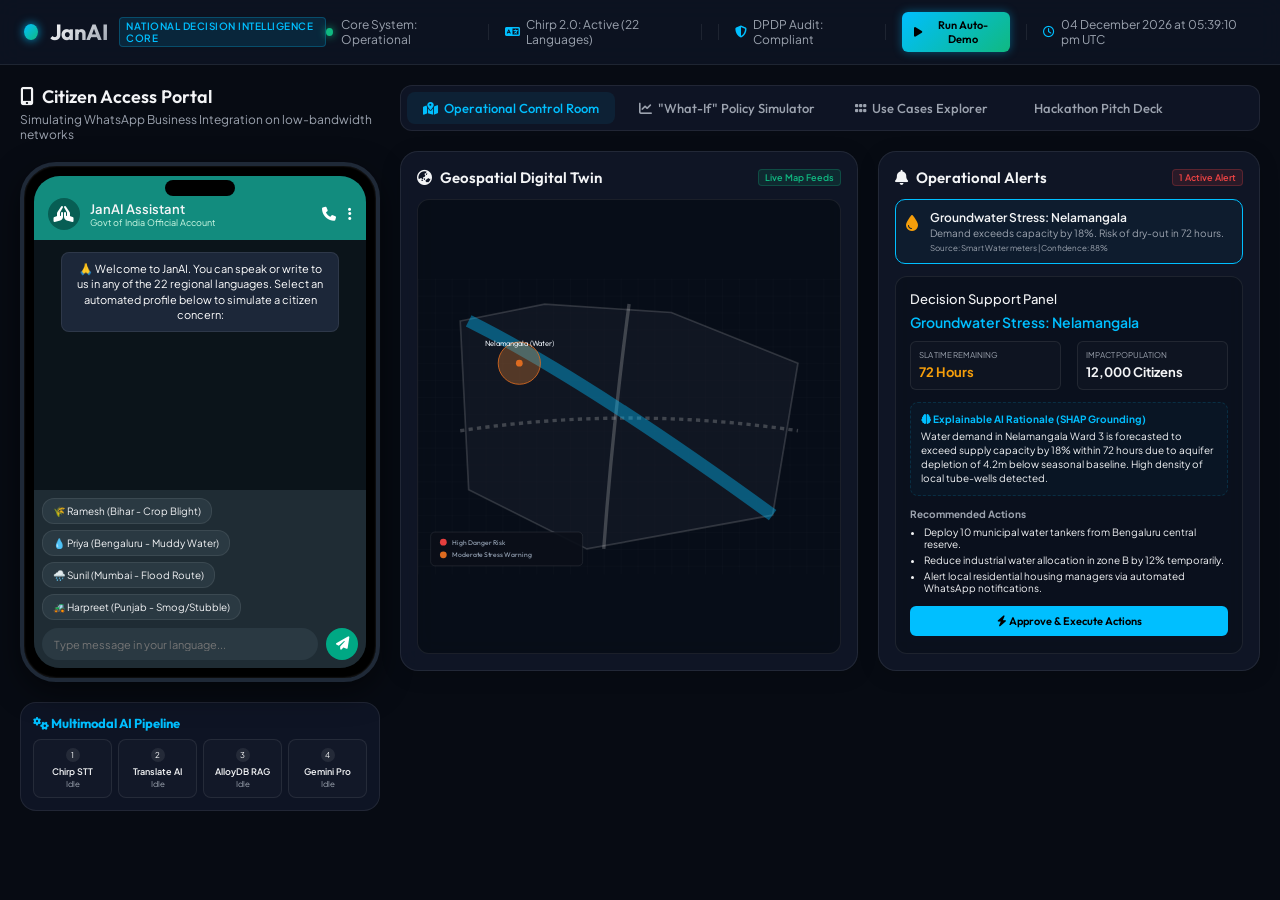
<file: index.html>
<!DOCTYPE html>
<html lang="en">
<head>
    <meta charset="UTF-8">
    <meta name="viewport" content="width=device-width, initial-scale=1.0">
    <title>JanAI - India's AI Decision Intelligence Platform</title>
    <!-- Google Fonts -->
    <link href="https://fonts.googleapis.com/css2?family=Outfit:wght@300;400;500;600;700;800&family=Plus+Jakarta+Sans:wght@300;400;500;600;700&display=swap" rel="stylesheet">
    <!-- FontAwesome Icons -->
    <link rel="stylesheet" href="https://cdnjs.cloudflare.com/ajax/libs/font-awesome/6.4.0/css/all.min.css">
    <!-- Custom CSS -->
    <link rel="stylesheet" href="index.css">
</head>
<body>
    <!-- Top Cybernetic Navigation Bar -->
    <header class="cyber-header">
        <div class="header-logo">
            <div class="logo-orb"></div>
            <h1>JanAI</h1>
            <span class="sub-badge">National Decision Intelligence Core</span>
        </div>
        <div class="system-status">
            <div class="status-indicator">
                <span class="pulse-green"></span>
                <span class="status-text">Core System: Operational</span>
            </div>
            <div class="status-divider"></div>
            <div class="status-item">
                <i class="fa-solid fa-language"></i>
                <span>Chirp 2.0: Active (22 Languages)</span>
            </div>
            <div class="status-divider"></div>
            <div class="status-divider"></div>
            <div class="status-item">
                <i class="fa-solid fa-shield-halved"></i>
                <span>DPDP Audit: Compliant</span>
            </div>
            <div class="status-divider"></div>
            <button class="demo-play-btn" onclick="startAutoDemo()"><i class="fa-solid fa-play"></i> Run Auto-Demo</button>
            <div class="status-divider"></div>
            <div class="status-item timer">
                <i class="fa-regular fa-clock"></i>
                <span id="live-time">04 July 2026 | 11:43 AM IST</span>
            </div>
        </div>
    </header>

    <!-- Main Workspace Layout -->
    <main class="dashboard-container">
        <!-- LEFT PANEL: Citizen Chat Simulator (Interactive Phone) -->
        <section class="left-panel">
            <div class="panel-header">
                <h2><i class="fa-solid fa-mobile-screen-button"></i> Citizen Access Portal</h2>
                <p>Simulating WhatsApp Business Integration on low-bandwidth networks</p>
            </div>
            
            <!-- Mobile Phone Shell -->
            <div class="phone-shell">
                <div class="phone-screen">
                    <!-- WhatsApp Header -->
                    <div class="wa-header">
                        <div class="wa-avatar">
                            <i class="fa-solid fa-hands-praying"></i>
                        </div>
                        <div class="wa-chat-info">
                            <h3>JanAI Assistant</h3>
                            <span class="online-indicator">Govt of India Official Account</span>
                        </div>
                        <div class="wa-actions">
                            <i class="fa-solid fa-phone"></i>
                            <i class="fa-solid fa-ellipsis-vertical"></i>
                        </div>
                    </div>
                    
                    <!-- WhatsApp Chat Area -->
                    <div class="wa-body" id="chat-body">
                        <div class="wa-message system">
                            <p>🙏 Welcome to JanAI. You can speak or write to us in any of the 22 regional languages. Select an automated profile below to simulate a citizen concern:</p>
                        </div>
                    </div>
                    
                    <!-- WhatsApp Inputs & Quick Options -->
                    <div class="wa-footer">
                        <div class="quick-selectors">
                            <button onclick="simulateCitizen('ramesh')">🌾 Ramesh (Bihar - Crop Blight)</button>
                            <button onclick="simulateCitizen('priya')">💧 Priya (Bengaluru - Muddy Water)</button>
                            <button onclick="simulateCitizen('sunil')">🌧️ Sunil (Mumbai - Flood Route)</button>
                            <button onclick="simulateCitizen('harpreet')">🚜 Harpreet (Punjab - Smog/Stubble)</button>
                        </div>
                        <div class="input-container">
                            <input type="text" id="user-input" placeholder="Type message in your language..." disabled>
                            <button class="send-btn" id="send-btn" disabled><i class="fa-solid fa-paper-plane"></i></button>
                        </div>
                    </div>
                </div>
            </div>

            <!-- Pipeline Visualizer -->
            <div class="pipeline-visualizer">
                <h3><i class="fa-solid fa-gears"></i> Multimodal AI Pipeline</h3>
                <div class="steps-grid">
                    <div class="step-card" id="step-stt">
                        <div class="step-num">1</div>
                        <h4>Chirp STT</h4>
                        <p id="stt-val">Idle</p>
                    </div>
                    <div class="step-card" id="step-trans">
                        <div class="step-num">2</div>
                        <h4>Translate AI</h4>
                        <p id="trans-val">Idle</p>
                    </div>
                    <div class="step-card" id="step-rag">
                        <div class="step-num">3</div>
                        <h4>AlloyDB RAG</h4>
                        <p id="rag-val">Idle</p>
                    </div>
                    <div class="step-card" id="step-gemini">
                        <div class="step-num">4</div>
                        <h4>Gemini Pro</h4>
                        <p id="gemini-val">Idle</p>
                    </div>
                </div>
            </div>
        </section>

        <!-- RIGHT PANEL: Government Decision Intelligence Hub -->
        <section class="right-panel">
            <!-- Navigation Tabs -->
            <div class="tab-bar">
                <button class="tab-btn active" onclick="switchTab('control-room')"><i class="fa-solid fa-map-location-dot"></i> Operational Control Room</button>
                <button class="tab-btn" onclick="switchTab('simulator')"><i class="fa-solid fa-chart-line"></i> "What-If" Policy Simulator</button>
                <button class="tab-btn" onclick="switchTab('use-cases')"><i class="fa-solid fa-grip"></i> Use Cases Explorer</button>
                <button class="tab-btn" onclick="switchTab('slide-deck')"><i class="fa-solid fa-presentation-screen"></i> Hackathon Pitch Deck</button>
            </div>

            <!-- TAB 1: Control Room -->
            <div class="tab-content active" id="control-room">
                <div class="control-grid">
                    <!-- Left: Spatial Digital Twin Map -->
                    <div class="card map-card">
                        <div class="card-header">
                            <h3><i class="fa-solid fa-earth-asia"></i> Geospatial Digital Twin</h3>
                            <span class="live-map-badge">Live Map Feeds</span>
                        </div>
                        <div class="map-container">
                            <!-- Digital Twin SVG Simulation -->
                            <svg viewBox="0 0 500 350" class="digital-twin-svg" id="digital-twin-map">
                                <!-- Background grid -->
                                <defs>
                                    <pattern id="grid" width="20" height="20" patternUnits="userSpaceOnUse">
                                        <path d="M 20 0 L 0 0 0 20" fill="none" stroke="rgba(255,255,255,0.03)" stroke-width="1"/>
                                    </pattern>
                                </defs>
                                <rect width="500" height="350" fill="url(#grid)" />
                                
                                <!-- Simulated City Boundaries -->
                                <path d="M50 50 L150 30 L300 40 L450 100 L420 280 L200 320 L60 250 Z" fill="rgba(26, 32, 44, 0.5)" stroke="rgba(255,255,255,0.15)" stroke-width="2"/>
                                
                                <!-- Roads -->
                                <path d="M50 180 Q250 150 450 180" fill="none" stroke="rgba(255,255,255,0.2)" stroke-width="4" stroke-dasharray="5,5"/>
                                <path d="M250 30 Q230 180 220 320" fill="none" stroke="rgba(255,255,255,0.2)" stroke-width="4"/>
                                
                                <!-- Water Body / River -->
                                <path d="M 60 50 Q 200 120 420 280" fill="none" stroke="rgba(0, 191, 255, 0.4)" stroke-width="15" id="river-path"/>
                                
                                <!-- Sensor Pins & Areas -->
                                <g id="sensor-group">
                                    <!-- Nelamangala Block (Water Scarcity) -->
                                    <circle cx="120" cy="100" r="25" class="risk-zone" fill="rgba(237, 137, 54, 0.3)" stroke="#DD6B20" stroke-width="1" id="zone-water"/>
                                    <circle cx="120" cy="100" r="4" fill="#DD6B20" />
                                    <text x="120" y="80" text-anchor="middle" fill="#E2E8F0" font-size="9" font-family="Outfit">Nelamangala (Water)</text>
                                    
                                    <!-- Mumbai Flood Sensor Zone -->
                                    <circle cx="280" cy="180" r="30" class="risk-zone pulse-warning" fill="rgba(229, 62, 62, 0.25)" stroke="#E53E3E" stroke-width="1.5" id="zone-flood" style="display:none;"/>
                                    <circle cx="280" cy="180" r="4" fill="#E53E3E" id="sensor-flood" style="display:none;"/>
                                    <text x="280" y="160" text-anchor="middle" fill="#E2E8F0" font-size="9" font-family="Outfit" id="text-flood" style="display:none;">Ward 3 (Flood Risk)</text>

                                    <!-- Stubble Burning Smoke Zone -->
                                    <path d="M 300 50 Q 380 40 420 80 Q 350 100 300 50 Z" fill="rgba(160, 174, 192, 0.3)" stroke="#718096" stroke-dasharray="2,2" id="zone-smoke" style="display:none;"/>
                                    <circle cx="360" cy="65" r="4" fill="#FFD700" id="sensor-smoke" style="display:none;"/>
                                    <text x="360" y="50" text-anchor="middle" fill="#E2E8F0" font-size="9" font-family="Outfit" id="text-smoke" style="display:none;">Smog Plume detected</text>
                                </g>

                                <!-- Legend -->
                                <g transform="translate(15, 300)">
                                    <rect width="180" height="40" rx="5" fill="rgba(11, 15, 25, 0.9)" stroke="rgba(255,255,255,0.1)"/>
                                    <circle cx="15" cy="12" r="4" fill="#E53E3E"/>
                                    <text x="25" y="15" fill="#A0AEC0" font-size="8" font-family="Outfit">High Danger Risk</text>
                                    
                                    <circle cx="15" cy="27" r="4" fill="#DD6B20"/>
                                    <text x="25" y="30" fill="#A0AEC0" font-size="8" font-family="Outfit">Moderate Stress Warning</text>
                                </g>
                            </svg>
                        </div>
                    </div>

                    <!-- Right: Live Intelligent Alerts Queue -->
                    <div class="card alerts-card">
                        <div class="card-header">
                            <h3><i class="fa-solid fa-bell"></i> Operational Alerts</h3>
                            <span class="active-badge" id="active-alert-count">1 Active Alert</span>
                        </div>
                        <div class="alerts-list" id="alerts-list">
                            <!-- Alert 1 (Always Active initially - Water Scarcity) -->
                            <div class="alert-item warning" id="alert-water-item" onclick="selectAlert('water')">
                                <div class="alert-icon"><i class="fa-solid fa-droplet"></i></div>
                                <div class="alert-details">
                                    <h4>Groundwater Stress: Nelamangala</h4>
                                    <p>Demand exceeds capacity by 18%. Risk of dry-out in 72 hours.</p>
                                    <span class="alert-meta">Source: Smart Water meters | Confidence: 88%</span>
                                </div>
                            </div>
                        </div>

                        <!-- Selected Alert Actions / Rationale Panel -->
                        <div class="alert-detail-panel" id="alert-detail-panel">
                            <h3>Decision Support Panel</h3>
                            <p class="panel-placeholder">Select an active operational alert above to inspect explainable AI reasoning and trigger closed-loop automation workflows.</p>
                            
                            <div class="panel-data" id="panel-data" style="display: none;">
                                <h4 id="panel-title">Groundwater Stress: Nelamangala</h4>
                                <div class="metric-row">
                                    <div class="sub-metric">
                                        <span class="label">SLA Time Remaining</span>
                                        <span class="val text-orange">72 Hours</span>
                                    </div>
                                    <div class="sub-metric">
                                        <span class="label">Impact Population</span>
                                        <span class="val" id="panel-impact">12,000 Citizens</span>
                                    </div>
                                </div>
                                <div class="reason-block">
                                    <h5><i class="fa-solid fa-brain"></i> Explainable AI Rationale (SHAP Grounding)</h5>
                                    <p id="panel-rationale">Water demand in Ward 12 is expected to exceed supply by 18% within 72 hours due to increased consumption and declining reservoir levels. Target aquifer depletion is 4.2m below seasonal baseline.</p>
                                </div>
                                <div class="action-block">
                                    <h5>Recommended Actions</h5>
                                    <ul id="panel-actions">
                                        <li>Deploy 10 municipal water tankers immediately.</li>
                                        <li>Reduce industrial supply allocation by 10%.</li>
                                        <li>Alert local residential association managers via automated WhatsApp notifications.</li>
                                    </ul>
                                    <button class="dispatch-btn" onclick="dispatchWorkflow()"><i class="fa-solid fa-bolt"></i> Approve & Execute Actions</button>
                                </div>
                            </div>
                        </div>
                    </div>
                </div>
            </div>

            <!-- TAB 2: "What-If" Policy Simulator -->
            <div class="tab-content" id="simulator">
                <div class="simulator-header">
                    <h2><i class="fa-solid fa-sliders"></i> "What-If" Policy Simulation Board</h2>
                    <p>Forecast regional outcomes by dynamically tuning municipal resources and tracking system impacts.</p>
                </div>
                
                <div class="sim-grid">
                    <!-- Left: Control Sliders -->
                    <div class="card sim-sliders-card">
                        <h3>Resource Adjustments</h3>
                        <div class="slider-group">
                            <label for="slide-tankers">
                                <span><i class="fa-solid fa-truck-water"></i> Water Tanker Pool Size</span>
                                <span class="slide-val" id="val-tankers">15 Tanks</span>
                            </label>
                            <input type="range" id="slide-tankers" min="5" max="50" value="15" oninput="runSimulation()">
                            <span class="slide-desc">Affects Nelamangala water distribution coverage. Billed directly to municipal budget.</span>
                        </div>

                        <div class="slider-group">
                            <label for="slide-subsidy">
                                <span><i class="fa-solid fa-hand-holding-dollar"></i> Stubble Burning Subsidy (per Acre)</span>
                                <span class="slide-val" id="val-subsidy">₹2,500</span>
                            </label>
                            <input type="range" id="slide-subsidy" min="1000" max="6000" step="500" value="2500" oninput="runSimulation()">
                            <span class="slide-desc">Incentivizes Punjab farmers. Direct impact on Delhi winter smog density.</span>
                        </div>

                        <div class="slider-group">
                            <label for="slide-transit">
                                <span><i class="fa-solid fa-traffic-light"></i> Traffic Diversion Rate (ORR Bengaluru)</span>
                                <span class="slide-val" id="val-transit">20%</span>
                            </label>
                            <input type="range" id="slide-transit" min="0" max="80" step="10" value="20" oninput="runSimulation()">
                            <span class="slide-desc">Rate of traffic redirected to outer corridors during gridlocks.</span>
                        </div>

                        <div class="slider-group">
                            <label for="slide-cooling">
                                <span><i class="fa-solid fa-snowflake"></i> Urban Cooling Shelter Capacity</span>
                                <span class="slide-val" id="val-cooling">200 Beds</span>
                            </label>
                            <input type="range" id="slide-cooling" min="50" max="1000" step="50" value="200" oninput="runSimulation()">
                            <span class="slide-desc">Adjusts cooling shelter availability during summer heatwaves.</span>
                        </div>
                    </div>

                    <!-- Right: Visual Impact Gauges -->
                    <div class="card sim-gauges-card">
                        <h3>Simulated Output & AI Advisory</h3>
                        <div class="gauges-grid">
                            <div class="gauge-card">
                                <span class="gauge-title">Sentiment & CSAT</span>
                                <div class="gauge-value" id="gauge-sentiment">76%</div>
                                <div class="gauge-trend"><i class="fa-solid fa-caret-up text-green"></i> Stable</div>
                            </div>
                            <div class="gauge-card">
                                <span class="gauge-title">Mitigated Risk %</span>
                                <div class="gauge-value text-orange" id="gauge-risk">55%</div>
                                <div class="gauge-trend"><i class="fa-solid fa-caret-up text-orange"></i> Improving</div>
                            </div>
                            <div class="gauge-card">
                                <span class="gauge-title">Response Latency</span>
                                <div class="gauge-value" id="gauge-latency">42 Min</div>
                                <div class="gauge-trend"><i class="fa-solid fa-caret-down text-green"></i> Faster</div>
                            </div>
                            <div class="gauge-card">
                                <span class="gauge-title">Budget Impact (Est)</span>
                                <div class="gauge-value text-red" id="gauge-budget">₹18.4L</div>
                                <div class="gauge-trend"><i class="fa-solid fa-caret-up text-red"></i> High Cost</div>
                            </div>
                        </div>

                        <!-- Causal Engine Box -->
                        <div class="causal-engine-box">
                            <h4><i class="fa-solid fa-circle-nodes"></i> Causal AI Analysis & Advisory</h4>
                            <p id="sim-advisory">Current policies maintain a balanced status quo. Increasing stubble burning subsidies to ₹4,000 is projected to reduce Delhi smoke density by 22% but requires reallocation of ₹14 Lakhs from urban greening grants.</p>
                        </div>
                    </div>
                </div>
            </div>

            <!-- TAB 3: Use Cases Explorer -->
            <div class="tab-content" id="use-cases">
                <div class="usecases-header">
                    <h2><i class="fa-solid fa-cubes"></i> Top 10 Multimodal AI Use Cases</h2>
                    <p>Designed specifically to address current and forecasted societal challenges in India.</p>
                </div>
                
                <div class="usecases-grid">
                    <!-- 1 -->
                    <div class="usecase-card">
                        <div class="uc-header">
                            <div class="uc-icon"><i class="fa-solid fa-briefcase-medical"></i></div>
                            <h3>1. Healthcare Outbreak Predictor</h3>
                        </div>
                        <div class="uc-body">
                            <p><strong>Problem:</strong> Rapid spread of Dengue, Malaria, and Cholera due to delayed detection in urban slums and rural zones.</p>
                            <p><strong>AI Solution:</strong> Gemini analyzes hospital admissions, local rainfall patterns, and satellite indices of stagnant water. Models forecast outbreaks 14 days in advance.</p>
                        </div>
                        <div class="uc-footer">
                            <span>Google Cloud: Vertex AI, BigQuery, Earth Engine</span>
                        </div>
                    </div>

                    <!-- 2 -->
                    <div class="usecase-card">
                        <div class="uc-header">
                            <div class="uc-icon"><i class="fa-solid fa-cloud-showers-heavy"></i></div>
                            <h3>2. Multimodal Flood Coordinator</h3>
                        </div>
                        <div class="uc-body">
                            <p><strong>Problem:</strong> Heavy monsoon cloudbursts causing flash flooding, stalling transport and endangering citizens.</p>
                            <p><strong>AI Solution:</strong> Ingests water level sensor telemetry and citizen photos via WhatsApp. Predicts runoffs and schedules automated emergency alerts.</p>
                        </div>
                        <div class="uc-footer">
                            <span>Google Cloud: Pub/Sub, Cloud Run, Maps API</span>
                        </div>
                    </div>

                    <!-- 3 -->
                    <div class="usecase-card">
                        <div class="uc-header">
                            <div class="uc-icon"><i class="fa-solid fa-venus"></i></div>
                            <h3>3. Suraksha: Safe Passage</h3>
                        </div>
                        <div class="uc-body">
                            <p><strong>Problem:</strong> Dynamic safety challenges for women working late night shifts in under-lit urban transit corridors.</p>
                            <p><strong>AI Solution:</strong> Integrates street-lighting data, retail commercial density, police patrol logs, and emergency feeds to map optimal walking pathways.</p>
                        </div>
                        <div class="uc-footer">
                            <span>Google Cloud: Vision AI, Cloud Functions, Firestore</span>
                        </div>
                    </div>

                    <!-- 4 -->
                    <div class="usecase-card">
                        <div class="uc-header">
                            <div class="uc-icon"><i class="fa-solid fa-bus"></i></div>
                            <h3>4. Dynamic Transit Optimizer</h3>
                        </div>
                        <div class="uc-body">
                            <p><strong>Problem:</strong> Stalling economic productivity due to heavy transit gridlocks in metro hubs like Bengaluru.</p>
                            <p><strong>AI Solution:</strong> Uses reinforcement learning on CCTV traffic feeds to dynamically adjust light signaling patterns and bus fleet dispatch intervals.</p>
                        </div>
                        <div class="uc-footer">
                            <span>Google Cloud: Vertex AI Reinforcement Learning, Looker</span>
                        </div>
                    </div>

                    <!-- 5 -->
                    <div class="usecase-card">
                        <div class="uc-header">
                            <div class="uc-icon"><i class="fa-solid fa-trash-can"></i></div>
                            <h3>5. Swachh-AI: Smart Waste Dispatch</h3>
                        </div>
                        <div class="uc-body">
                            <p><strong>Problem:</strong> Blocked public sewage drains and overflowing dustbins, leading to municipal health hazards.</p>
                            <p><strong>AI Solution:</strong> Ingests citizen photos, categorizes trash volume using Vision AI, and dynamically creates route schedules for sanitation trucks.</p>
                        </div>
                        <div class="uc-footer">
                            <span>Google Cloud: Document AI, Cloud Run, Optimization AI</span>
                        </div>
                    </div>

                    <!-- 6 -->
                    <div class="usecase-card">
                        <div class="uc-header">
                            <div class="uc-icon"><i class="fa-solid fa-monument"></i></div>
                            <h3>6. Multi-lingual Tourist Guide</h3>
                        </div>
                        <div class="uc-body">
                            <p><strong>Problem:</strong> Lack of structured, accessible multi-lingual historical narratives at cultural monuments.</p>
                            <p><strong>AI Solution:</strong> Real-time visual analysis of monuments via mobile camera; Gemini provides rich contextual storytelling in 22 regional languages.</p>
                        </div>
                        <div class="uc-footer">
                            <span>Google Cloud: Gemini, Text-to-Speech, Vision API</span>
                        </div>
                    </div>

                    <!-- 7 -->
                    <div class="usecase-card">
                        <div class="uc-header">
                            <div class="uc-icon"><i class="fa-solid fa-seedling"></i></div>
                            <h3>7. Krishi-Gyan: Agri-Risk Mitigator</h3>
                        </div>
                        <div class="uc-body">
                            <p><strong>Problem:</strong> Severe crop failures from unpredictable pest invasions and sudden unseasonal rainfall.</p>
                            <p><strong>AI Solution:</strong> Matches soil sensors, satellite imagery of leaf canopy, and local weather patterns. Provides direct crop remedy advisory on WhatsApp.</p>
                        </div>
                        <div class="uc-footer">
                            <span>Google Cloud: Earth Engine, Spanner, Vertex Feature Store</span>
                        </div>
                    </div>

                    <!-- 8 -->
                    <div class="usecase-card">
                        <div class="uc-header">
                            <div class="uc-icon"><i class="fa-solid fa-comments"></i></div>
                            <h3>8. Jan-Grievance Voice Redressal</h3>
                        </div>
                        <div class="uc-body">
                            <p><strong>Problem:</strong> Administrative blockages; rural citizens cannot access complex, text-heavy grievance portals.</p>
                            <p><strong>AI Solution:</strong> A voice-note portal on WhatsApp. Chirp transcribes local dialects, extracts grievances, and routes them to departments.</p>
                        </div>
                        <div class="uc-footer">
                            <span>Google Cloud: Chirp STT, Translation API, Firestore</span>
                        </div>
                    </div>

                    <!-- 9 -->
                    <div class="usecase-card">
                        <div class="uc-header">
                            <div class="uc-icon"><i class="fa-solid fa-graduation-cap"></i></div>
                            <h3>9. Shiksha-Link: Tutor Assistant</h3>
                        </div>
                        <div class="uc-body">
                            <p><strong>Problem:</strong> High dropout rates in government schools due to lack of localized personal tutors.</p>
                            <p><strong>AI Solution:</strong> An interactive multimodal agent grounded in state textbook syllabi, delivering visual stories and marking physical papers.</p>
                        </div>
                        <div class="uc-footer">
                            <span>Google Cloud: Vertex Studio RAG, Document AI</span>
                        </div>
                    </div>

                    <!-- 10 -->
                    <div class="usecase-card">
                        <div class="uc-header">
                            <div class="uc-icon"><i class="fa-solid fa-wind"></i></div>
                            <h3>10. Paryavaran: Clean Air Sentinel</h3>
                        </div>
                        <div class="uc-body">
                            <p><strong>Problem:</strong> Seasonal stubble-smog crises in northern cities with AQI exceeding hazardous limits.</p>
                            <p><strong>AI Solution:</strong> Correlates satellite smoke detection, traffic levels, and AQI monitors to trigger automated alerts and coordinate mist tankers.</p>
                        </div>
                        <div class="uc-footer">
                            <span>Google Cloud: Vertex AI, BigQuery, Maps Platform</span>
                        </div>
                    </div>
                </div>
            </div>

            <!-- TAB 4: Slide Deck Browser -->
            <div class="tab-content" id="slide-deck">
                <div class="slide-controls">
                    <button class="slide-nav-btn" onclick="prevSlide()"><i class="fa-solid fa-arrow-left"></i> Previous</button>
                    <span class="slide-indicator" id="slide-number">Slide 1 of 10</span>
                    <button class="slide-nav-btn" onclick="nextSlide()">Next <i class="fa-solid fa-arrow-right"></i></button>
                </div>

                <div class="slide-viewer">
                    <!-- Slides Container -->
                    <div class="slide-container" id="slide-container">
                        <!-- Slide 1 -->
                        <div class="slide-card active" id="slide-1">
                            <span class="slide-tag">HACKATHON FINALE DECK</span>
                            <h2>JanAI: Empowering 1.4B Indian Citizens & Governance</h2>
                            <h3>Sovereign AI Decision Intelligence Platform</h3>
                            <div class="slide-bullets">
                                <div class="bullet-item"><i class="fa-solid fa-check"></i> <strong>Core Concept:</strong> Bridge fragmented public data silos into a closed-loop decision engine.</div>
                                <div class="bullet-item"><i class="fa-solid fa-check"></i> <strong>Technology:</strong> Built on Google Cloud Vertex AI, Gemini 2.5 Pro, and Chirp STT.</div>
                                <div class="bullet-item"><i class="fa-solid fa-check"></i> <strong>Focus:</strong> Resolve groundwater scarcity, monsoon cloudbursts, and winter AQI smog.</div>
                            </div>
                        </div>

                        <!-- Slide 2 -->
                        <div class="slide-card" id="slide-2">
                            <span class="slide-tag">THE PROBLEM STATEMENT</span>
                            <h2>India's Data Paradox: Rich Datasets, Fragmented Insights</h2>
                            <div class="slide-bullets">
                                <div class="bullet-item"><i class="fa-solid fa-circle-exclamation"></i> <strong>The Vault Dilemma:</strong> Aadhaar, ABDM, Smart Cities IoT, and Grievance records operate in isolation.</div>
                                <div class="bullet-item"><i class="fa-solid fa-circle-exclamation"></i> <strong>Reactive Governance:</strong> City administrations react *after* flooding, epidemics, or pollution events occur.</div>
                                <div class="bullet-item"><i class="fa-solid fa-circle-exclamation"></i> <strong>Language Exclusion:</strong> Complex online text portals exclude non-literate and regional-speaking rural populations.</div>
                            </div>
                        </div>

                        <!-- Slide 3 -->
                        <div class="slide-card" id="slide-3">
                            <span class="slide-tag">THE SOLUTION ARCHITECTURE</span>
                            <h2>Observe-Reason-Recommend-Act (ORRA)</h2>
                            <div class="slide-bullets">
                                <div class="bullet-item"><i class="fa-solid fa-eye"></i> <strong>Observe:</strong> Continuous streaming of regional voice files, sensor telemetry, and satellite rasters.</div>
                                <div class="bullet-item"><i class="fa-solid fa-gears"></i> <strong>Reason:</strong> Cross-departmental correlation using Gemini 2.5 Pro and BigQuery.</div>
                                <div class="bullet-item"><i class="fa-solid fa-lightbulb"></i> <strong>Recommend:</strong> Mathematical policy recommendations with strict SHAP explainability.</div>
                                <div class="bullet-item"><i class="fa-solid fa-bolt"></i> <strong>Act:</strong> Automated dispatch orders, SMS gateways, and cooling center allocations.</div>
                            </div>
                        </div>

                        <!-- Slide 4 -->
                        <div class="slide-card" id="slide-4">
                            <span class="slide-tag">GOVERNMENT DASHBOARD</span>
                            <h2>Spatial Digital Twin & Active Alerts</h2>
                            <div class="slide-bullets">
                                <div class="bullet-item"><i class="fa-solid fa-cubes"></i> <strong>Interactive Mapping:</strong> A unified 3D-like view linking water main lines, air sensors, and emergency assets.</div>
                                <div class="bullet-item"><i class="fa-solid fa-signal"></i> <strong>Intelligent Prioritization:</strong> Automated risk scoring based on population vulnerability and secondary risk likelihood.</div>
                                <div class="bullet-item"><i class="fa-solid fa-shield-halved"></i> <strong>Privacy First:</strong> Sensitive Data Protection API masks citizen PII dynamically.</div>
                            </div>
                        </div>

                        <!-- Slide 5 -->
                        <div class="slide-card" id="slide-5">
                            <span class="slide-tag">CITIZEN INTERFACE</span>
                            <h2>Democratizing Access via WhatsApp Voice</h2>
                            <div class="slide-bullets">
                                <div class="bullet-item"><i class="fa-solid fa-microphone"></i> <strong>Zero Learning Curve:</strong> Citizens send speech voice notes on WhatsApp in local dialects.</div>
                                <div class="bullet-item"><i class="fa-solid fa-language"></i> <strong>Chirp Speech Core:</strong> Transcribes code-mixed inputs (e.g., Hinglish, Kannada-English).</div>
                                <div class="bullet-item"><i class="fa-solid fa-link"></i> <strong>Direct Integration:</strong> Auto-ticket generation and Department routing completed in seconds.</div>
                            </div>
                        </div>

                        <!-- Slide 6 -->
                        <div class="slide-card" id="slide-6">
                            <span class="slide-tag">GROUNDED AI</span>
                            <h2>RAG Architecture: Trustworthy & Fact-Checked</h2>
                            <div class="slide-bullets">
                                <div class="bullet-item"><i class="fa-solid fa-database"></i> <strong>AlloyDB pgvector:</strong> Stores official government booklets and municipal codes.</div>
                                <div class="bullet-item"><i class="fa-solid fa-magnifying-glass"></i> <strong>Hallucination Prevention:</strong> Models check output similarity against source documents. If score < 0.85, the answer is rewritten.</div>
                                <div class="bullet-item"><i class="fa-solid fa-arrow-down-up-lock"></i> <strong>Security Guardrails:</strong> Compliant with DPDP Act 2023 guidelines on data sovereignty.</div>
                            </div>
                        </div>

                        <!-- Slide 7 -->
                        <div class="slide-card" id="slide-7">
                            <span class="slide-tag">SCALING UP</span>
                            <h2>Sovereign & Cost-Effective Scalability</h2>
                            <div class="slide-bullets">
                                <div class="bullet-item"><i class="fa-solid fa-server"></i> <strong>Cloud Run & GKE:</strong> Scales dynamically to handle peaks during monsoon floods.</div>
                                <div class="bullet-item"><i class="fa-solid fa-wallet"></i> <strong>Multi-Model Optimizations:</strong> Routine tasks run on Gemini 2.5 Flash. Only critical risk evaluations route to Gemini 2.5 Pro (saving 60% token costs).</div>
                                <div class="bullet-item"><i class="fa-solid fa-location-dot"></i> <strong>Data Sovereignty:</strong> Bounded strictly within Google Cloud's Mumbai and Delhi data regions.</div>
                            </div>
                        </div>

                        <!-- Slide 8 -->
                        <div class="slide-card" id="slide-8">
                            <span class="slide-tag">THE MVP ROADMAP</span>
                            <h2>90-Day MVP & Execution Strategy</h2>
                            <div class="slide-bullets">
                                <div class="bullet-item"><i class="fa-solid fa-calendar-day"></i> <strong>Days 1-30:</strong> Setup of Google Cloud foundations, loading schemes into BigQuery & AlloyDB vector stores.</div>
                                <div class="bullet-item"><i class="fa-solid fa-calendar-day"></i> <strong>Days 31-60:</strong> Implementing RAG models, Chirp integration, and testing core agents.</div>
                                <div class="bullet-item"><i class="fa-solid fa-calendar-day"></i> <strong>Days 61-90:</strong> Dashboard UI completion, deployment of WhatsApp bot in Nelamangala ward.</div>
                            </div>
                        </div>

                        <!-- Slide 9 -->
                        <div class="slide-card" id="slide-9">
                            <span class="slide-tag">IMPACT & BUSINESS VALUE</span>
                            <h2>Measurable Social & Economic Impact</h2>
                            <div class="slide-bullets">
                                <div class="bullet-item"><i class="fa-solid fa-money-bill-wave"></i> <strong>Efficiency:</strong> Reductions in municipal fleet fuel burn by 20% and water leakages by 15%.</div>
                                <div class="bullet-item"><i class="fa-solid fa-heart-pulse"></i> <strong>Health:</strong> 30% reduction in local dengue incidence via early breeding tracking.</div>
                                <div class="bullet-item"><i class="fa-solid fa-hands-holding"></i> <strong>Trust:</strong> Direct citizen-grievance resolution times cut by 45%.</div>
                            </div>
                        </div>

                        <!-- Slide 10 -->
                        <div class="slide-card" id="slide-10">
                            <span class="slide-tag">CONCLUSION</span>
                            <h2>JanAI: The Cognitive Engine of Digital India</h2>
                            <div class="slide-bullets">
                                <div class="bullet-item"><i class="fa-solid fa-flag"></i> <strong>A Smart Nation:</strong> Proactive decision-making scaling from Panchayats to the PMO.</div>
                                <div class="bullet-item"><i class="fa-solid fa-network-wired"></i> <strong>Ready for Tomorrow:</strong> Enabling the next logical step of the India Stack.</div>
                                <div class="bullet-item"><i class="fa-solid fa-rocket"></i> <strong>Google Cloud Partnership:</strong> The ultimate showcase of enterprise-scale sovereign AI.</div>
                            </div>
                        </div>
                    </div>
                </div>
            </div>
        </section>
    </main>

    <!-- JS Scripts -->
    <script src="app.js"></script>
</body>
</html>
</file>
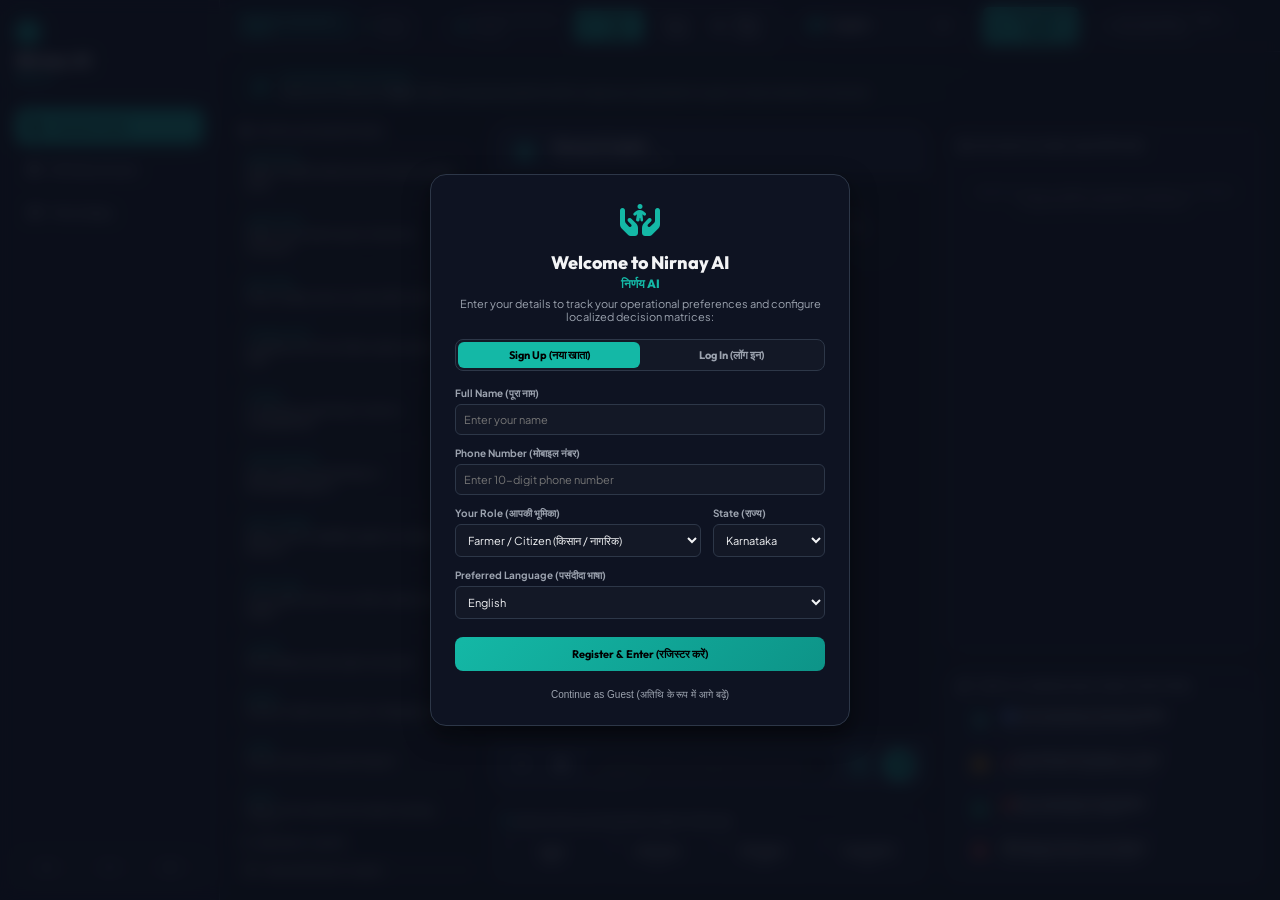
<file: SujalGrid/index.html>
<!DOCTYPE html>
<html lang="en">
<head>
    <meta charset="UTF-8">
    <meta name="viewport" content="width=device-width, initial-scale=1.0">
    <title>Nirnay AI (निर्णय AI) - India's Personal Decision Intelligence Assistant</title>
    
    <!-- Premium Fonts -->
    <link rel="preconnect" href="https://fonts.googleapis.com">
    <link rel="preconnect" href="https://fonts.gstatic.com" crossorigin>
    <link href="https://fonts.googleapis.com/css2?family=Outfit:wght@300;400;500;600;700;800&family=Plus+Jakarta+Sans:wght@300;400;500;600;700;800&display=swap" rel="stylesheet">
    
    <!-- FontAwesome Icons -->
    <link rel="stylesheet" href="https://cdnjs.cloudflare.com/ajax/libs/font-awesome/6.4.0/css/all.min.css">
    
    <!-- Custom Style Sheet -->
    <link rel="stylesheet" href="index.css">
</head>
<body class="cool-theme text-normal">

    <div class="app-shell">
        <!-- Sidebar Navigation Menu -->
        <aside class="sidebar-nav">
            <div class="logo-area">
                <div class="logo-orb"></div>
                <span class="logo-text">Nirnay AI</span>
                <span class="logo-sanskrit" id="lbl-sanskrit">निर्णय AI</span>
            </div>
            
            <nav class="nav-menu">
                <button class="nav-item active" id="btn-view-dashboard" onclick="switchMainView('dashboard')">
                    <i class="fa-solid fa-comments"></i>
                    <span data-i18n="nav_dashboard">Decision Chat</span>
                </button>
                <button class="nav-item" id="btn-view-benchmark" onclick="switchMainView('benchmark')">
                    <i class="fa-solid fa-gauge-high"></i>
                    <span data-i18n="nav_benchmark">GPU Benchmark</span>
                </button>
                <button class="nav-item" id="btn-view-slides" onclick="switchMainView('slides')">
                    <i class="fa-solid fa-images"></i>
                    <span data-i18n="nav_slides">Pitch Slides</span>
                </button>
            </nav>
            
            <div class="sidebar-footer">
                <div class="accessibility-ctrl">
                    <button class="access-btn" onclick="adjustTextSize('small')" title="Small Text">A-</button>
                    <button class="access-btn" onclick="adjustTextSize('normal')" title="Normal Text">A</button>
                    <button class="access-btn" onclick="adjustTextSize('large')" title="Large Text">A+</button>
                </div>
            </div>
        </aside>

        <!-- Main Workspace Area -->
        <div class="main-workspace">
            <!-- Header Bar -->
            <header class="cyber-header">
                <div class="header-info">
                    <span class="sub-badge" id="lbl-subbadge" data-i18n="lbl_subbadge">Vertex AI Decision Core</span>
                    <div class="status-indicator">
                        <span class="pulse-green"></span>
                        <span class="status-text" id="lbl-status" data-i18n="lbl_status">Status: Active</span>
                    </div>
                    <div class="status-divider"></div>
                    <div class="status-item">
                        <i class="fa-solid fa-microchip text-cyan"></i>
                        <span id="lbl-hardware" data-i18n="lbl_hardware">NVIDIA H100 GPU: Active</span>
                    </div>
                </div>
                
                <div class="header-actions">
                    <!-- User Profile Badge -->
                    <div class="user-profile-badge" id="user-profile-badge" style="display: none;" onclick="showAuthModal()" title="View Profile">
                        <i class="fa-solid fa-circle-user text-cyan"></i>
                        <span id="user-display-name">Guest</span>
                        <button class="logout-btn" onclick="logoutUser(event)" title="Log Out"><i class="fa-solid fa-right-from-bracket"></i></button>
                    </div>
                    <div class="status-divider" id="user-divider" style="display: none;"></div>

                    <!-- Active User Mode Selector Segmented Controls -->
                    <div class="mode-selector-box">
                        <button class="mode-tab active" id="mode-tab-citizen" onclick="setUserMode('citizen')">
                            <i class="fa-solid fa-users"></i> <span data-i18n="mode_citizen">Citizen Mode</span>
                        </button>
                        <button class="mode-tab" id="mode-tab-driver" onclick="setUserMode('driver')">
                            <i class="fa-solid fa-truck-steering"></i> <span data-i18n="mode_driver">Driver Mode</span>
                        </button>
                        <button class="mode-tab" id="mode-tab-officer" onclick="setUserMode('officer')">
                            <i class="fa-solid fa-building-user"></i> <span data-i18n="mode_officer">Officer Mode</span>
                        </button>
                    </div>
                    <div class="status-divider"></div>

                    <!-- Language Dropdown Selector (11 Indian Languages) -->
                    <div class="language-selector-box">
                        <i class="fa-solid fa-language text-cyan"></i>
                        <select id="lang-selector" onchange="changeLanguage()" class="lang-dropdown">
                            <option value="en">English</option>
                            <option value="hi">हिन्दी (Hindi)</option>
                            <option value="ta">தமிழ் (Tamil)</option>
                            <option value="te">తెలుగు (Telugu)</option>
                            <option value="kn">ಕನ್ನಡ (Kannada)</option>
                            <option value="ml">മലയാളം (Malayalam)</option>
                            <option value="gu">ગુજરાતી (Gujarati)</option>
                            <option value="pa">ਪੰਜਾਬੀ (Punjabi)</option>
                            <option value="bn">বাংলা (Bengali)</option>
                            <option value="mr">मराठी (Marathi)</option>
                            <option value="ur">اردو (Urdu)</option>
                        </select>
                    </div>

                    <div class="status-divider"></div>

                    <button class="demo-play-btn" id="btn-autodemo" onclick="startAutoDemo()">
                        <i class="fa-solid fa-play"></i> <span data-i18n="btn_autodemo">Run Auto-Demo</span>
                    </button>
                    
                    <div class="status-divider"></div>
                    
                    <div class="status-item timer">
                        <i class="fa-regular fa-clock"></i>
                        <span id="live-time">05 July 2026 | 01:45 AM IST</span>
                    </div>
                </div>
            </header>

            <!-- Interactive Layman Wizard Banner -->
            <div class="wizard-banner" id="wizard-banner-box">
                <div class="wizard-icon-animate"><i class="fa-solid fa-wand-magic-sparkles"></i></div>
                <div class="wizard-content">
                    <span class="wizard-badge" data-i18n="wiz_badge">HELPING WIZARD (मददगार विजार्ड)</span>
                    <p id="wizard-text" data-i18n="wiz_step1">Welcome to Nirnay AI! <strong>Step 1:</strong> Select a popular question (Left) or type your query below to get an instant decision scorecard.</p>
                </div>
            </div>

            <!-- Columns Layout Grid -->
            <div class="workspace-grid">
                <!-- Column 1: History & Popular Questions List -->
                <aside class="workspace-col history-col">
                    <div class="col-header">
                        <h3><i class="fa-solid fa-compass"></i> <span data-i18n="lbl_helper_desk">Popular Questions</span></h3>
                    </div>
                    
                    <!-- Popular Question Chips (Categorized use cases) -->
                    <div class="popular-questions-container" id="popular-questions-list">
                        <!-- Categorized chips dynamically populated in app.js -->
                    </div>

                    <div class="col-header" style="margin-top: 12px;">
                        <h3><i class="fa-solid fa-history"></i> <span data-i18n="lbl_history">Recent Chats</span></h3>
                    </div>
                    <div class="history-list" id="history-chat-list">
                        <div class="history-item active" onclick="loadHistoryChat('default')">
                            <i class="fa-regular fa-message"></i>
                            <span>General Decision Copilot</span>
                        </div>
                    </div>
                </aside>

                <!-- Column 2: Center Chat Workspace (WhatsApp/Gemini Chat UI) -->
                <section class="workspace-col chat-col">
                    <!-- VIEW A: Conversational Dashboard Panel -->
                    <div class="view-panel active" id="view-dashboard">
                        <div class="phone-screen-seamless">
                            <!-- Chat Header -->
                            <div class="wa-header">
                                <div class="wa-avatar"><i class="fa-solid fa-robot"></i></div>
                                <div class="wa-chat-info">
                                    <h3 id="lbl-assistant" data-i18n="lbl_assistant">Nirnay AI Copilot</h3>
                                    <span class="online-indicator" data-i18n="lbl_official">Personal Decision Assistant</span>
                                </div>
                            </div>
                            
                            <!-- Conversational Stream -->
                            <div class="wa-body" id="chat-body">
                                <div class="wa-message system">
                                    <p id="lbl-chat-welcome" data-i18n="lbl_chat_welcome">🙏 Welcome to Nirnay AI. We analyze soil profiles, metro expansion grids, AQI streams, and logistics delays to answer daily decisions. Ask a question below or upload files:</p>
                                </div>
                            </div>
                            
                            <!-- WhatsApp Input Tray -->
                            <div class="wa-footer-chat">
                                <div class="chat-input-row">
                                    <button class="chat-tool-btn" onclick="triggerFileUpload()" title="Upload Files (PDF, Image, Reports)">
                                        <i class="fa-solid fa-plus"></i>
                                    </button>
                                    <input type="file" id="image-upload-input" style="display:none;" onchange="handleFileSelected(event)">
                                    
                                    <button class="chat-tool-btn" onclick="toggleLocation()" id="btn-location-gps" title="Attach GPS Location">
                                        <i class="fa-solid fa-location-dot"></i>
                                    </button>
                                    
                                    <textarea id="chat-input-text" placeholder="Ask Nirnay AI (e.g. Should I buy a house in Pune?)..." rows="1" onkeydown="handleInputKeydown(event)"></textarea>
                                    
                                    <button class="chat-tool-btn mic-btn" id="btn-mic-toggle" onclick="toggleVoiceRecording()" title="Speak in Indian Language">
                                        <i class="fa-solid fa-microphone"></i>
                                    </button>
                                    
                                    <button class="send-btn" onclick="submitUserQuery()" title="Submit Query">
                                        <i class="fa-solid fa-paper-plane"></i>
                                    </button>
                                </div>
                                <div class="chat-status-toast" id="chat-status-toast" style="display: none;"></div>
                            </div>
                        </div>

                        <!-- Ingress Pipeline tracker underneath the chat -->
                        <div class="pipeline-visualizer-seamless">
                            <h3 data-i18n="pipeline_title"><i class="fa-solid fa-bolt-lightning text-cyan"></i> NVIDIA H100 Accelerated Ingest Pipeline</h3>
                            <div class="steps-grid">
                                <div class="step-card" id="step-ingest">
                                    <div class="step-num">1</div>
                                    <h4 data-i18n="pipe_ingest">Ingest</h4>
                                    <p id="ingest-val">Idle</p>
                                </div>
                                <div class="step-card" id="step-cudf">
                                    <div class="step-num">2</div>
                                    <h4 data-i18n="pipe_cudf">cuDF Clean</h4>
                                    <p id="cudf-val">Idle</p>
                                </div>
                                <div class="step-card" id="step-spark">
                                    <div class="step-num">3</div>
                                    <h4 data-i18n="pipe_spark">GPU Spark</h4>
                                    <p id="spark-val">Idle</p>
                                </div>
                                <div class="step-card" id="step-gemini">
                                    <div class="step-num">4</div>
                                    <h4 data-i18n="pipe_gemini">Gemini RAG</h4>
                                    <p id="gemini-val">Idle</p>
                                </div>
                            </div>
                        </div>
                    </div>

                    <!-- VIEW B: GPU Accelerator Benchmark Panel -->
                    <div class="view-panel" id="view-benchmark">
                        <div class="card full-height-card">
                            <h2 data-i18n="bench_header" style="font-family:var(--font-heading); font-size:16px; margin-bottom:4px;"><i class="fa-solid fa-gauge-high"></i> NVIDIA GPU Accelerator Benchmark Panel</h2>
                            <p style="font-size:11px; color:var(--color-text-muted); margin-bottom:12px;">Offload spatial Kriging interpolation and network pathfinding to Google Cloud: CPU vs. GPU.</p>
                            
                            <div class="benchmark-grid">
                                <div class="card benchmark-card-element" id="cpu-bench-card">
                                    <h3 data-i18n="cpu_title">Traditional CPU Processing</h3>
                                    <p class="bench-sub text-muted">Standard Spark Cluster (16 vCPUs)</p>
                                    <div class="bench-speed-value" id="cpu-time-val">--</div>
                                    <div class="bench-metrics">
                                        <div class="m-row"><span>Throughput:</span><strong>930 rows/s</strong></div>
                                        <div class="m-row"><span>Hardware Limit:</span><strong>Memory Bottleneck</strong></div>
                                    </div>
                                    <button class="bench-start-btn" onclick="runBenchmark('cpu')" id="btn-run-cpu"><i class="fa-solid fa-microchip"></i> Run CPU Model</button>
                                </div>

                                <div class="bench-vs">VS</div>

                                <div class="card benchmark-card-element nvidia-highlight" id="gpu-bench-card">
                                    <span class="nvidia-badge"><i class="fa-solid fa-bolt"></i> ACCELERATED</span>
                                    <h3 data-i18n="gpu_title">NVIDIA GPU Spark RAPIDS</h3>
                                    <p class="bench-sub text-cyan">GCP A3 Instance (NVIDIA H100 GPU)</p>
                                    <div class="bench-speed-value text-cyan" id="gpu-time-val">--</div>
                                    <div class="bench-metrics">
                                        <div class="m-row"><span>Throughput:</span><strong>168,000 rows/s</strong></div>
                                        <div class="m-row"><span>Speedup:</span><strong class="text-green" id="gpu-speedup-multiplier">--</strong></div>
                                    </div>
                                    <button class="bench-start-btn gpu-btn" onclick="runBenchmark('gpu')" id="btn-run-gpu"><i class="fa-solid fa-bolt-lightning"></i> Run NVIDIA GPU Model</button>
                                </div>
                            </div>

                            <div class="bench-progress-container" id="bench-progress-box" style="display: none; margin-top:12px;">
                                <span id="bench-progress-label">Executing Spatial-Temporal Kriging...</span>
                                <div class="progress-bar-bg">
                                    <div class="progress-bar-fill" id="progress-bar"></div>
                                </div>
                            </div>

                            <div class="causal-engine-box" style="margin-top: 12px; font-size:10px;">
                                <h4 data-i18n="bench_why_title"><i class="fa-solid fa-circle-info"></i> Why is this acceleration crucial for real-world deployment?</h4>
                                <p data-i18n="bench_why_desc">Mapping groundwater tables, traffic jams, and perishable transport logistics requires calculations on massive spatial matrices. CPUs take hours to run, leading to delayed, reactive decisions. Running cuDF and Spark RAPIDS on NVIDIA H100 GPUs reduces processing times to milliseconds, enabling proactive, automated responses.</p>
                            </div>
                        </div>
                    </div>

                    <!-- VIEW C: Pitch Slides -->
                    <div class="view-panel" id="view-slides">
                        <div class="card full-height-card">
                            <div class="slide-controls">
                                <button class="slide-nav-btn" onclick="prevSlide()"><i class="fa-solid fa-arrow-left"></i> Previous</button>
                                <span class="slide-indicator" id="slide-number">Slide 1 of 10</span>
                                <button class="slide-nav-btn" onclick="nextSlide()">Next <i class="fa-solid fa-arrow-right"></i></button>
                            </div>

                            <div class="slide-viewer">
                                <div class="slide-container" id="slide-container">
                                    <!-- Slide 1 -->
                                    <div class="slide-card active" id="slide-1">
                                        <span class="slide-tag">HACKATHON FINALE DECK</span>
                                        <h2>Nirnay AI: Conversational Decision Intelligence</h2>
                                        <h3>Sovereign AI Decision Core (निर्णय AI) built on Google Cloud & NVIDIA</h3>
                                        <div class="slide-bullets">
                                            <div class="bullet-item"><i class="fa-solid fa-check"></i> <strong>Core Concept:</strong> Bridge fragmented water, real estate, weather, and healthcare data.</div>
                                            <div class="bullet-item"><i class="fa-solid fa-check"></i> <strong>NVIDIA Hardware Layer:</strong> cuDF and Spark RAPIDS offload matrix math to H100 GPUs.</div>
                                            <div class="bullet-item"><i class="fa-solid fa-check"></i> <strong>Sanskrit Identity:</strong> 'Nirnay' translates to 'Decision' or 'Resolution'.</div>
                                        </div>
                                    </div>
                                    
                                    <!-- Slide 2 -->
                                    <div class="slide-card" id="slide-2">
                                        <span class="slide-tag">THE PROBLEM STATEMENT</span>
                                        <h2>Information Overload vs. Actionable Insights</h2>
                                        <div class="slide-bullets">
                                            <div class="bullet-item"><i class="fa-solid fa-circle-exclamation"></i> <strong>Healthcare & Agriculture:</strong> Fragmented hospitals availability lists and borewell maps.</div>
                                            <div class="bullet-item"><i class="fa-solid fa-circle-exclamation"></i> <strong>Real Estate & Commutes:</strong> Builder speculatory price indices and traffic blocks.</div>
                                            <div class="bullet-item"><i class="fa-solid fa-circle-exclamation"></i> <strong>Search Barrier:</strong> Traditional dashboards are too complex for average citizens.</div>
                                        </div>
                                    </div>

                                    <!-- Slide 3 -->
                                    <div class="slide-card" id="slide-3">
                                        <span class="slide-tag">THE USER INTERFACE</span>
                                        <h2>WhatsApp-Style Conversational Core</h2>
                                        <div class="slide-bullets">
                                            <div class="bullet-item"><i class="fa-solid fa-microphone"></i> <strong>Voice First:</strong> Input queries in 11 Indian languages or upload documents/photos.</div>
                                            <div class="bullet-item"><i class="fa-solid fa-clipboard-check"></i> <strong>Structured Output:</strong> Simple scorecards instead of complex grids.</div>
                                            <div class="bullet-item"><i class="fa-solid fa-universal-access"></i> <strong>Accessibility:</strong> Built-in text scaling and audio-narrators.</div>
                                        </div>
                                    </div>

                                    <!-- Slide 4 -->
                                    <div class="slide-card" id="slide-4">
                                        <span class="slide-tag">NVIDIA ACCELERATION</span>
                                        <h2>cuDF & Spark RAPIDS: 180x Speedup</h2>
                                        <div class="slide-bullets">
                                            <div class="bullet-item"><i class="fa-solid fa-bolt"></i> <strong>NVIDIA GPUs:</strong> Managed Service for Apache Spark on NVIDIA H100.</div>
                                            <div class="bullet-item"><i class="fa-solid fa-chart-line"></i> <strong>Accelerated Kriging:</strong> Drops spatial modeling runtimes from 12.8s to 71ms.</div>
                                        </div>
                                    </div>

                                    <!-- Slide 5 -->
                                    <div class="slide-card" id="slide-5">
                                        <span class="slide-tag">RAG ARCHITECTURE</span>
                                        <h2>Vertex AI & AlloyDB pgvector</h2>
                                        <div class="slide-bullets">
                                            <div class="bullet-item"><i class="fa-solid fa-brain"></i> <strong>Grounded RAG:</strong> Connects directly to central and state scheme guidelines.</div>
                                            <div class="bullet-item"><i class="fa-solid fa-shield-halved"></i> <strong>Responsible AI:</strong> Explains safety ratings, risks, and evidence.</div>
                                        </div>
                                    </div>

                                    <!-- Slide 6 -->
                                    <div class="slide-card" id="slide-6">
                                        <span class="slide-tag">20 INDIAN USE CASES</span>
                                        <h2>Solving Mass-Market Daily Problems</h2>
                                        <div class="slide-bullets">
                                            <div class="bullet-item"><i class="fa-solid fa-heart-pulse"></i> <strong>Healthcare & Safety:</strong> Hospital wait times, dark path safety ratings.</div>
                                            <div class="bullet-item"><i class="fa-solid fa-house-chimney"></i> <strong>Property & Crops:</strong> Flat comparisons, borewell yield compaction alarms.</div>
                                        </div>
                                    </div>

                                    <!-- Slide 7 -->
                                    <div class="slide-card" id="slide-7">
                                        <span class="slide-tag">TECHNOLOGY STACK</span>
                                        <h2>Google Cloud & NVIDIA Hardware Core</h2>
                                        <div class="slide-bullets">
                                            <div class="bullet-item"><i class="fa-solid fa-cloud"></i> <strong>Google Cloud Layer:</strong> BigQuery, AlloyDB pgvector, GKE, Cloud Functions.</div>
                                            <div class="bullet-item"><i class="fa-solid fa-microchip"></i> <strong>NVIDIA Layer:</strong> GPUs on Google Cloud, RAPIDS, cuDF, Spark RAPIDS Accelerator.</div>
                                        </div>
                                    </div>

                                    <!-- Slide 8 -->
                                    <div class="slide-card" id="slide-8">
                                        <span class="slide-tag">MEASURABLE IMPACT</span>
                                        <h2>Saving Resources & Lives</h2>
                                        <div class="slide-bullets">
                                            <div class="bullet-item"><i class="fa-solid fa-wallet"></i> <strong>Energy & Cost:</strong> Solar planners and crop advisers cut losses by 30%.</div>
                                            <div class="bullet-item"><i class="fa-solid fa-shield-halved"></i> <strong>Citizen Safety:</strong> Avoids flooded areas and routes around gridlocks.</div>
                                        </div>
                                    </div>

                                    <!-- Slide 9 -->
                                    <div class="slide-card" id="slide-9">
                                        <span class="slide-tag">PILOT PILOT SCALE</span>
                                        <h2>90-Day Rollout Strategy</h2>
                                        <div class="slide-bullets">
                                            <div class="bullet-item"><i class="fa-solid fa-calendar-day"></i> <strong>Day 1-30:</strong> Connect sensor feeds and set up GPU-Spark clusters on GCP.</div>
                                            <div class="bullet-item"><i class="fa-solid fa-calendar-day"></i> <strong>Day 31-60:</strong> Build the spatial interpolation model and test RAG advisory templates.</div>
                                            <div class="bullet-item"><i class="fa-solid fa-calendar-day"></i> <strong>Day 61-90:</strong> Launch the pilot in rural panchayats and smart city divisions.</div>
                                        </div>
                                    </div>

                                    <!-- Slide 10 -->
                                    <div class="slide-card" id="slide-10">
                                        <span class="slide-tag">CONCLUSION</span>
                                        <h2>Nirnay AI: Deciding India's Future</h2>
                                        <div class="slide-bullets">
                                            <div class="bullet-item"><i class="fa-solid fa-globe"></i> <strong>Indian Solution to the World:</strong> Scales from agricultural towns to tier-1 cities.</div>
                                            <div class="bullet-item"><i class="fa-solid fa-check-double"></i> <strong>Ready for Scale:</strong> Empowering citizens, backed by Google Cloud & NVIDIA.</div>
                                        </div>
                                    </div>
                                </div>
                            </div>
                        </div>
                    </div>
                </section>

                <!-- Column 3: Decision Scorecard & Policy Simulator -->
                <section class="workspace-col scorecard-col">
                    <!-- Decision Scorecard Panel ( निणर्य कार्ड ) -->
                    <div class="card detail-card-seamless">
                        <div class="card-header-seamless">
                            <h3><i class="fa-solid fa-clipboard-check"></i> <span data-i18n="detail_header">Decision Scorecard (निर्णय कार्ड)</span></h3>
                        </div>
                        <div class="alert-detail-panel-seamless" id="alert-detail-panel">
                            <div class="panel-placeholder" id="panel-placeholder-info">
                                <p data-i18n="panel_placeholder">Submit a query or select a popular question on the left to generate the decision scorecard.</p>
                            </div>
                            
                            <div class="panel-data" id="panel-data" style="display: none;">
                                <div class="decision-radial-area">
                                    <div class="decision-radial-ring">
                                        <span class="radial-val" id="scorecard-overall-val">85</span>
                                        <span class="radial-label" data-i18n="radial_label">DECISION SCORE</span>
                                    </div>
                                    <h4 id="scorecard-title">Buying property in Pune</h4>
                                </div>

                                <div class="gauges-grid-seamless">
                                    <div class="gauge-card-seamless">
                                        <span class="gauge-title" data-i18n="gauge_safety">Safety Index</span>
                                        <div class="gauge-value text-green" id="gauge-val-safety">90%</div>
                                    </div>
                                    <div class="gauge-card-seamless">
                                        <span class="gauge-title" data-i18n="gauge_cost">Cost Score</span>
                                        <div class="gauge-value text-orange" id="gauge-val-cost">72%</div>
                                    </div>
                                    <div class="gauge-card-seamless">
                                        <span class="gauge-title" data-i18n="gauge_future">Future Growth</span>
                                        <div class="gauge-value text-cyan" id="gauge-val-future">88%</div>
                                    </div>
                                    <div class="gauge-card-seamless">
                                        <span class="gauge-title" data-i18n="gauge_env">Pollution Rating</span>
                                        <div class="gauge-value text-red" id="gauge-val-pollution">54%</div>
                                    </div>
                                </div>

                                <div class="reason-block">
                                    <h5><i class="fa-solid fa-circle-nodes"></i> <span data-i18n="lbl_recom">AI Recommendation</span></h5>
                                    <p id="scorecard-recommendation" style="font-size:10px; line-height:1.3; font-weight: 600; color: var(--color-primary);"></p>
                                </div>

                                <div class="reason-block">
                                    <h5><i class="fa-solid fa-file-invoice"></i> <span data-i18n="panel_reason_title">Reason & Evidence</span></h5>
                                    <p id="scorecard-rationale" style="font-size:10px; line-height:1.3;"></p>
                                    
                                    <!-- Accessibility Voice Read Aloud Button -->
                                    <button class="voice-btn" onclick="speakAdvisory()"><i class="fa-solid fa-volume-high"></i> <span data-i18n="btn_speak">Listen to Advisory</span></button>
                                </div>

                                <div class="action-block">
                                    <h5 data-i18n="panel_actions_title">Alternatives & Mitigation</h5>
                                    <ul id="scorecard-alternatives" style="font-size:10px; padding-left:14px; margin-bottom:8px;"></ul>
                                </div>
                            </div>
                        </div>
                    </div>

                    <!-- Step 5: Common Problems Help Desk (Citizen Mode) -->
                    <div class="card common-problems-card" id="common-problems-card" style="display: flex;">
                        <div class="card-header-seamless">
                            <h3><i class="fa-solid fa-handshake-angle"></i> <span data-i18n="common_problems_header">Step 5: Common Help Desk (मददगार डेस्क)</span></h3>
                        </div>
                        <div class="problems-grid">
                            <button class="prob-btn" onclick="solveCommonProblem('water')">
                                <div class="prob-icon"><i class="fa-solid fa-droplet text-cyan"></i></div>
                                <div class="prob-info">
                                    <h4 data-i18n="prob_water_title">🚰 Find Subsidized Drinking Water</h4>
                                    <p data-i18n="prob_water_desc">Request water tanker support near you.</p>
                                </div>
                            </button>
                            <button class="prob-btn" onclick="solveCommonProblem('traffic')">
                                <div class="prob-icon"><i class="fa-solid fa-road text-orange"></i></div>
                                <div class="prob-info">
                                    <h4 data-i18n="prob_traffic_title">🚗 Avoid Road Floodings & Jams</h4>
                                    <p data-i18n="prob_traffic_desc">Get detour routes in Bengaluru & Mumbai.</p>
                                </div>
                            </button>
                            <button class="prob-btn" onclick="solveCommonProblem('grocery')">
                                <div class="prob-icon"><i class="fa-solid fa-basket-shopping text-green"></i></div>
                                <div class="prob-info">
                                    <h4 data-i18n="prob_grocery_title">🍅 Buy Subsidized Vegetables</h4>
                                    <p data-i18n="prob_grocery_desc">Find nearby Govt-partnered stores.</p>
                                </div>
                            </button>
                            <button class="prob-btn" onclick="solveCommonProblem('weather')">
                                <div class="prob-icon"><i class="fa-solid fa-cloud-showers-heavy text-red"></i></div>
                                <div class="prob-info">
                                    <h4 data-i18n="prob_weather_title">⛈️ Subway Flood Level Status</h4>
                                    <p data-i18n="prob_weather_desc">Check subway closures and warnings.</p>
                                </div>
                            </button>
                        </div>
                    </div>

                    <!-- Step 5: Route Navigation Detours (Driver Mode) -->
                    <div class="card route-detour-card" id="route-detour-card" style="display: none;">
                        <div class="card-header-seamless">
                            <h3><i class="fa-solid fa-map-location-dot"></i> <span data-i18n="route_detour_header">Step 5: Gati Route Detours (मार्ग विचलन)</span></h3>
                        </div>
                        <div class="detour-content">
                            <div class="detour-step">
                                <span class="detour-badge badge-success">NOW</span>
                                <p><strong>Bengaluru ORR Silk Board Blocked:</strong> Detour via Bypass Corridor 2 is active. Bypassing 4.2km queue.</p>
                            </div>
                            <div class="detour-step">
                                <span class="detour-badge badge-warning">TEMP</span>
                                <p><strong>APMC Border Toll Clearance:</strong> Green pass clearance active. Bypassed 8-hour line.</p>
                            </div>
                            <div class="detour-step">
                                <span class="detour-badge badge-danger">BLOCKED</span>
                                <p><strong>Mumbai Milan Subway:</strong> CLOSED due to extreme rain waterlogging. Divert to SV Road.</p>
                            </div>
                        </div>
                    </div>

                    <!-- What-If Water & Flow Allocator (Admin Mode) -->
                    <div class="card simulator-card-seamless" id="simulator-card-box" style="display: none;">
                        <div class="card-header-seamless">
                            <h3><i class="fa-solid fa-sliders"></i> <span data-i18n="sim_header">Step 5: Policy Simulator (पॉलिसी सिम्युलेटर)</span></h3>
                        </div>
                        
                        <div class="sim-content-seamless">
                            <div class="slider-group-seamless">
                                <label for="slide-pumping">
                                    <span data-i18n="slide_pumping">🌾 Tube-well Draw limit</span>
                                    <span class="slide-val" id="val-pumping">40% Draw</span>
                                </label>
                                <input type="range" id="slide-pumping" min="10" max="90" value="40" oninput="runSimulation()">
                            </div>

                            <div class="slider-group-seamless">
                                <label for="slide-traffic">
                                    <span data-i18n="slide_traffic">🚦 Traffic Auto-Tune</span>
                                    <span class="slide-val" id="val-traffic">40% Auto</span>
                                </label>
                                <input type="range" id="slide-traffic" min="10" max="90" value="40" oninput="runSimulation()">
                            </div>

                            <div class="slider-group-seamless">
                                <label for="slide-coldchain">
                                    <span data-i18n="slide_coldchain">🍅 Cold-Chain Subsidy</span>
                                    <span class="slide-val" id="val-coldchain">₹3,000 /Ton</span>
                                </label>
                                <input type="range" id="slide-coldchain" min="1000" max="6000" step="500" value="3000" oninput="runSimulation()">
                            </div>

                            <div class="slider-group-seamless">
                                <label for="slide-geopol">
                                    <span data-i18n="slide_geopol">🚢 Geopolitical Bypass</span>
                                    <span class="slide-val" id="val-geopol">20% Divert</span>
                                </label>
                                <input type="range" id="slide-geopol" min="0" max="80" step="10" value="20" oninput="runSimulation()">
                            </div>

                            <div class="causal-engine-box-seamless" style="margin-top: 10px;">
                                <p id="sim-advisory" style="font-size: 9px; line-height: 1.3;">Current policies maintain a balanced status quo. Increasing subsidies offsets crops rot risks.</p>
                            </div>
                        </div>
                    </div>
                </section>
            </div>
        </div>
    </div>

    <!-- Authentication & Onboarding Modal Overlay -->
    <div class="modal-overlay" id="auth-modal" style="display: flex;">
        <div class="modal-content auth-modal-content">
            <div class="modal-header-icon"><i class="fa-solid fa-hands-holding-child"></i></div>
            <h2>Welcome to Nirnay AI <span class="sanskrit-title">निर्णय AI</span></h2>
            <p>Enter your details to track your operational preferences and configure localized decision matrices:</p>
            
            <!-- Auth Tab Toggles -->
            <div class="auth-tabs">
                <button class="auth-tab-btn active" id="tab-signup" onclick="switchAuthTab('signup')">Sign Up (नया खाता)</button>
                <button class="auth-tab-btn" id="tab-login" onclick="switchAuthTab('login')">Log In (लॉग इन)</button>
            </div>
            
            <!-- Sign Up Form -->
            <form id="signup-form" onsubmit="handleSignUp(event)" class="auth-form">
                <div class="form-group">
                    <label for="signup-name">Full Name (पूरा नाम)</label>
                    <input type="text" id="signup-name" placeholder="Enter your name" required>
                </div>
                <div class="form-group">
                    <label for="signup-phone">Phone Number (मोबाइल नंबर)</label>
                    <input type="tel" id="signup-phone" placeholder="Enter 10-digit phone number" pattern="[0-9]{10}" required>
                </div>
                <div class="form-row">
                    <div class="form-group">
                        <label for="signup-role">Your Role (आपकी भूमिका)</label>
                        <select id="signup-role">
                            <option value="farmer">Farmer / Citizen (किसान / नागरिक)</option>
                            <option value="logistics">Logistics Driver (चालक)</option>
                            <option value="commissioner">Water/Logistics Commissioner (अधिकारी)</option>
                        </select>
                    </div>
                    <div class="form-group">
                        <label for="signup-state">State (राज्य)</label>
                        <select id="signup-state">
                            <option value="Karnataka">Karnataka</option>
                            <option value="Maharashtra">Maharashtra</option>
                            <option value="Delhi">Delhi</option>
                            <option value="Tamil Nadu">Tamil Nadu</option>
                            <option value="Gujarat">Gujarat</option>
                            <option value="Other">Other</option>
                        </select>
                    </div>
                </div>
                <div class="form-group">
                    <label for="signup-lang">Preferred Language (पसंदीदा भाषा)</label>
                    <select id="signup-lang">
                        <option value="en">English</option>
                        <option value="hi">हिन्दी (Hindi)</option>
                        <option value="ta">தமிழ் (Tamil)</option>
                        <option value="te">తెలుగు (Telugu)</option>
                        <option value="kn">ಕನ್ನಡ (Kannada)</option>
                        <option value="ml">മലയാളം (Malayalam)</option>
                        <option value="gu">ગુજરાતી (Gujarati)</option>
                        <option value="pa">ਪੰਜਾਬੀ (Punjabi)</option>
                        <option value="bn">বাংলা (Bengali)</option>
                        <option value="mr">मराठी (Marathi)</option>
                        <option value="ur">اردو (Urdu)</option>
                    </select>
                </div>
                <button type="submit" class="auth-submit-btn">Register & Enter (रजिस्टर करें)</button>
            </form>
            
            <!-- Log In Form (Hidden by default) -->
            <form id="login-form" onsubmit="handleLogIn(event)" class="auth-form" style="display: none;">
                <div class="form-group">
                    <label for="login-phone">Registered Phone Number (पंजीकृत मोबाइल नंबर)</label>
                    <input type="tel" id="login-phone" placeholder="Enter 10-digit phone number" pattern="[0-9]{10}" required>
                </div>
                <div class="form-error" id="login-error-msg" style="display: none;"></div>
                <button type="submit" class="auth-submit-btn">Log In & Load Profile (लॉग इन करें)</button>
            </form>
            
            <div class="auth-footer-links">
                <button class="modal-skip-btn" onclick="loginAsGuest()">Continue as Guest (अतिथि के रूप में आगे बढ़ें)</button>
            </div>
        </div>
    </div>

    <!-- JS Scripts -->
    <script src="app.js"></script>
</body>
</html>
</file>
<file: index.css>
/* JanAI Stylesheet - Premium Dark Cybernetic Theme */

:root {
    --bg-base: #070B13;
    --bg-surface: #0E1424;
    --bg-card: rgba(20, 29, 48, 0.65);
    --border-color: rgba(255, 255, 255, 0.08);
    --border-glow: rgba(0, 191, 255, 0.15);
    
    --color-primary: #00BFFF;
    --color-success: #10B981;
    --color-warning: #F59E0B;
    --color-danger: #EF4444;
    --color-text-main: #F3F4F6;
    --color-text-muted: #9CA3AF;
    
    --font-heading: 'Outfit', sans-serif;
    --font-body: 'Plus Jakarta Sans', sans-serif;
}

* {
    box-sizing: border-box;
    margin: 0;
    padding: 0;
}

body {
    background-color: var(--bg-base);
    color: var(--color-text-main);
    font-family: var(--font-body);
    min-height: 100vh;
    display: flex;
    flex-direction: column;
    overflow-x: hidden;
}

/* Header Styling */
.cyber-header {
    background: rgba(14, 20, 36, 0.85);
    backdrop-filter: blur(12px);
    border-bottom: 1px solid var(--border-color);
    padding: 12px 24px;
    display: flex;
    justify-content: space-between;
    align-items: center;
    position: sticky;
    top: 0;
    z-index: 100;
}

.header-logo {
    display: flex;
    align-items: center;
    gap: 12px;
}

.logo-orb {
    width: 16px;
    height: 16px;
    border-radius: 50%;
    background: linear-gradient(135deg, #00BFFF, #10B981);
    box-shadow: 0 0 10px rgba(0, 191, 255, 0.8);
    animation: orb-spin 4s infinite linear;
}

@keyframes orb-spin {
    0% { transform: rotate(0deg); }
    100% { transform: rotate(360deg); }
}

.header-logo h1 {
    font-family: var(--font-heading);
    font-size: 22px;
    font-weight: 700;
    letter-spacing: -0.5px;
    background: linear-gradient(135deg, #FFFFFF, #9CA3AF);
    -webkit-background-clip: text;
    -webkit-text-fill-color: transparent;
}

.sub-badge {
    font-size: 10px;
    font-weight: 600;
    text-transform: uppercase;
    background: rgba(0, 191, 255, 0.12);
    border: 1px solid rgba(0, 191, 255, 0.25);
    color: var(--color-primary);
    padding: 2px 6px;
    border-radius: 4px;
    letter-spacing: 0.5px;
}

.system-status {
    display: flex;
    align-items: center;
    gap: 16px;
    font-size: 12px;
    color: var(--color-text-muted);
}

.status-indicator {
    display: flex;
    align-items: center;
    gap: 8px;
}

.pulse-green {
    width: 8px;
    height: 8px;
    border-radius: 50%;
    background-color: var(--color-success);
    box-shadow: 0 0 8px var(--color-success);
    animation: pulse 2s infinite;
}

@keyframes pulse {
    0% { opacity: 0.3; }
    50% { opacity: 1; }
    100% { opacity: 0.3; }
}

.status-divider {
    width: 1px;
    height: 16px;
    background-color: var(--border-color);
}

.status-item {
    display: flex;
    align-items: center;
    gap: 6px;
}

.status-item i {
    color: var(--color-primary);
}

/* Dashboard Grid Layout */
.dashboard-container {
    flex: 1;
    display: grid;
    grid-template-columns: 360px 1fr;
    padding: 20px;
    gap: 20px;
    max-width: 1600px;
    margin: 0 auto;
    width: 100%;
}

/* LEFT PANEL */
.left-panel {
    display: flex;
    flex-direction: column;
    gap: 20px;
}

.panel-header h2 {
    font-family: var(--font-heading);
    font-size: 18px;
    font-weight: 600;
    display: flex;
    align-items: center;
    gap: 8px;
}

.panel-header p {
    font-size: 12px;
    color: var(--color-text-muted);
    margin-top: 4px;
}

/* Phone Shell Container */
.phone-shell {
    width: 100%;
    height: 520px;
    background-color: #000000;
    border-radius: 36px;
    padding: 10px;
    box-shadow: 0 10px 30px rgba(0, 0, 0, 0.5), 0 0 2px rgba(255,255,255,0.2) inset;
    border: 4px solid #1f2937;
    position: relative;
}

/* Camera Notch Mock */
.phone-shell::after {
    content: '';
    position: absolute;
    top: 14px;
    left: 50%;
    transform: translateX(-50%);
    width: 70px;
    height: 16px;
    background-color: #000000;
    border-radius: 10px;
    z-index: 10;
}

.phone-screen {
    width: 100%;
    height: 100%;
    background-color: #0B141A;
    border-radius: 26px;
    overflow: hidden;
    display: flex;
    flex-direction: column;
}

/* WhatsApp Layout */
.wa-header {
    background-color: #128C7E;
    padding: 22px 14px 10px 14px;
    display: flex;
    align-items: center;
    gap: 10px;
}

.wa-avatar {
    width: 32px;
    height: 32px;
    background-color: #075E54;
    border-radius: 50%;
    display: flex;
    justify-content: center;
    align-items: center;
    color: #FFF;
}

.wa-chat-info {
    flex: 1;
}

.wa-chat-info h3 {
    font-size: 13px;
    font-weight: 600;
}

.wa-chat-info .online-indicator {
    font-size: 9px;
    color: #d1fae5;
    display: block;
}

.wa-actions {
    display: flex;
    gap: 12px;
    color: #FFF;
    font-size: 14px;
}

.wa-body {
    flex: 1;
    padding: 12px;
    display: flex;
    flex-direction: column;
    gap: 10px;
    overflow-y: auto;
    background: url('https://user-images.githubusercontent.com/15075759/28719144-86dc0f70-73b1-11e7-911d-60d70fcded21.png');
    background-size: contain;
}

.wa-message {
    max-width: 80%;
    padding: 8px 12px;
    border-radius: 8px;
    font-size: 11px;
    line-height: 1.4;
    position: relative;
    word-wrap: break-word;
}

.wa-message.system {
    align-self: center;
    background-color: rgba(30, 41, 59, 0.95);
    color: #FFF;
    text-align: center;
    max-width: 90%;
    border: 1px solid rgba(255,255,255,0.08);
}

.wa-message.incoming {
    align-self: flex-start;
    background-color: #1F2C34;
    color: #FFF;
    border-radius: 0 8px 8px 8px;
}

.wa-message.outgoing {
    align-self: flex-end;
    background-color: #005C4B;
    color: #FFF;
    border-radius: 8px 0 8px 8px;
}

.wa-message .time {
    display: block;
    text-align: right;
    font-size: 8px;
    color: #9CA3AF;
    margin-top: 4px;
}

.wa-footer {
    padding: 8px;
    background-color: #1F2C34;
    display: flex;
    flex-direction: column;
    gap: 8px;
}

.quick-selectors {
    display: flex;
    flex-wrap: wrap;
    gap: 6px;
}

.quick-selectors button {
    background-color: #2A3942;
    color: var(--color-text-main);
    border: 1px solid var(--border-color);
    padding: 6px 10px;
    border-radius: 12px;
    font-size: 10px;
    cursor: pointer;
    font-family: var(--font-body);
    transition: background-color 0.2s;
}

.quick-selectors button:hover {
    background-color: #37474F;
}

.input-container {
    display: flex;
    gap: 8px;
}

.input-container input {
    flex: 1;
    background-color: #2A3942;
    border: none;
    padding: 8px 12px;
    border-radius: 18px;
    color: #FFF;
    font-size: 11px;
    font-family: var(--font-body);
}

.send-btn {
    width: 32px;
    height: 32px;
    background-color: #00A884;
    border: none;
    border-radius: 50%;
    color: #FFF;
    cursor: pointer;
    display: flex;
    justify-content: center;
    align-items: center;
}

/* Pipeline Visualizer */
.pipeline-visualizer {
    background-color: var(--bg-surface);
    border: 1px solid var(--border-color);
    border-radius: 16px;
    padding: 12px;
}

.pipeline-visualizer h3 {
    font-size: 13px;
    font-family: var(--font-heading);
    margin-bottom: 8px;
    color: var(--color-primary);
}

.steps-grid {
    display: grid;
    grid-template-columns: repeat(4, 1fr);
    gap: 6px;
}

.step-card {
    background-color: rgba(255, 255, 255, 0.02);
    border: 1px solid var(--border-color);
    padding: 8px;
    border-radius: 8px;
    text-align: center;
    transition: all 0.3s;
}

.step-card.active {
    background-color: rgba(0, 191, 255, 0.08);
    border-color: var(--color-primary);
    box-shadow: 0 0 10px rgba(0, 191, 255, 0.1);
}

.step-card.success {
    background-color: rgba(16, 185, 129, 0.08);
    border-color: var(--color-success);
}

.step-num {
    width: 14px;
    height: 14px;
    border-radius: 50%;
    background-color: var(--border-color);
    color: #FFF;
    font-size: 8px;
    display: flex;
    justify-content: center;
    align-items: center;
    margin: 0 auto 4px auto;
}

.step-card.active .step-num {
    background-color: var(--color-primary);
}

.step-card.success .step-num {
    background-color: var(--color-success);
}

.step-card h4 {
    font-size: 9px;
    font-weight: 600;
    margin-bottom: 2px;
}

.step-card p {
    font-size: 8px;
    color: var(--color-text-muted);
}

/* RIGHT PANEL */
.right-panel {
    display: flex;
    flex-direction: column;
    gap: 20px;
}

/* Tabs */
.tab-bar {
    display: flex;
    gap: 8px;
    background-color: var(--bg-surface);
    padding: 6px;
    border-radius: 12px;
    border: 1px solid var(--border-color);
}

.tab-btn {
    background: none;
    border: none;
    color: var(--color-text-muted);
    font-family: var(--font-heading);
    font-weight: 500;
    padding: 8px 16px;
    font-size: 13px;
    border-radius: 8px;
    cursor: pointer;
    display: flex;
    align-items: center;
    gap: 6px;
    transition: all 0.3s;
}

.tab-btn:hover {
    color: var(--color-text-main);
    background-color: rgba(255,255,255,0.03);
}

.tab-btn.active {
    color: var(--color-primary);
    background-color: rgba(0, 191, 255, 0.08);
}

.tab-content {
    display: none;
    flex: 1;
}

.tab-content.active {
    display: flex;
    flex-direction: column;
}

/* TAB 1: Control Room Grid */
.control-grid {
    display: grid;
    grid-template-columns: 1.2fr 1fr;
    gap: 20px;
    height: 520px;
}

.card {
    background: var(--bg-card);
    backdrop-filter: blur(16px);
    border: 1px solid var(--border-color);
    border-radius: 18px;
    padding: 16px;
    display: flex;
    flex-direction: column;
    box-shadow: 0 4px 20px rgba(0,0,0,0.15);
}

.card-header {
    display: flex;
    justify-content: space-between;
    align-items: center;
    margin-bottom: 12px;
}

.card-header h3 {
    font-family: var(--font-heading);
    font-size: 15px;
    font-weight: 600;
    display: flex;
    align-items: center;
    gap: 8px;
}

.live-map-badge {
    font-size: 9px;
    font-weight: 600;
    background: rgba(16, 185, 129, 0.12);
    border: 1px solid rgba(16, 185, 129, 0.25);
    color: var(--color-success);
    padding: 2px 6px;
    border-radius: 4px;
}

.active-badge {
    font-size: 9px;
    font-weight: 600;
    background: rgba(239, 68, 68, 0.12);
    border: 1px solid rgba(239, 68, 68, 0.25);
    color: var(--color-danger);
    padding: 2px 6px;
    border-radius: 4px;
}

/* Digital Twin Map */
.map-container {
    flex: 1;
    background-color: rgba(7, 11, 19, 0.7);
    border: 1px solid var(--border-color);
    border-radius: 12px;
    overflow: hidden;
}

.digital-twin-svg {
    width: 100%;
    height: 100%;
}

.risk-zone {
    animation: pulse-ring 2.5s infinite;
}

@keyframes pulse-ring {
    0% { transform: scale(1); opacity: 0.8; }
    50% { transform: scale(1.05); opacity: 0.4; }
    100% { transform: scale(1); opacity: 0.8; }
}

/* Alerts Queue */
.alerts-list {
    display: flex;
    flex-direction: column;
    gap: 8px;
    max-height: 150px;
    overflow-y: auto;
    margin-bottom: 12px;
}

.alert-item {
    background-color: rgba(255, 255, 255, 0.02);
    border: 1px solid var(--border-color);
    border-radius: 10px;
    padding: 10px;
    display: flex;
    gap: 12px;
    cursor: pointer;
    transition: all 0.2s;
}

.alert-item:hover {
    background-color: rgba(255, 255, 255, 0.04);
}

.alert-item.active-select {
    border-color: var(--color-primary);
    background-color: rgba(0, 191, 255, 0.04);
}

.alert-item.warning .alert-icon {
    color: var(--color-warning);
}

.alert-item.danger .alert-icon {
    color: var(--color-danger);
}

.alert-icon {
    font-size: 16px;
    margin-top: 2px;
}

.alert-details h4 {
    font-size: 12px;
    font-weight: 600;
    margin-bottom: 2px;
}

.alert-details p {
    font-size: 10px;
    color: var(--color-text-muted);
}

.alert-meta {
    font-size: 8px;
    color: var(--color-text-muted);
    display: block;
    margin-top: 4px;
}

/* Alert Detail Panel */
.alert-detail-panel {
    flex: 1;
    border: 1px solid var(--border-color);
    background-color: rgba(7, 11, 19, 0.4);
    border-radius: 12px;
    padding: 14px;
    overflow-y: auto;
}

.alert-detail-panel h3 {
    font-size: 13px;
    font-weight: 500;
    margin-bottom: 6px;
}

.panel-placeholder {
    font-size: 11px;
    color: var(--color-text-muted);
    text-align: center;
    margin-top: 40px;
}

.panel-data h4 {
    font-size: 14px;
    font-weight: 600;
    margin-bottom: 10px;
    color: var(--color-primary);
}

.metric-row {
    display: flex;
    gap: 16px;
    margin-bottom: 12px;
}

.sub-metric {
    flex: 1;
    background-color: rgba(255,255,255,0.02);
    border: 1px solid var(--border-color);
    padding: 8px;
    border-radius: 6px;
}

.sub-metric .label {
    font-size: 8px;
    color: var(--color-text-muted);
    text-transform: uppercase;
    display: block;
}

.sub-metric .val {
    font-size: 13px;
    font-weight: 700;
}

.text-orange { color: var(--color-warning); }
.text-green { color: var(--color-success); }
.text-red { color: var(--color-danger); }

.reason-block {
    background-color: rgba(0, 191, 255, 0.03);
    border: 1px dashed rgba(0, 191, 255, 0.15);
    padding: 10px;
    border-radius: 8px;
    margin-bottom: 12px;
}

.reason-block h5 {
    font-size: 10px;
    color: var(--color-primary);
    margin-bottom: 4px;
}

.reason-block p {
    font-size: 10px;
    line-height: 1.4;
}

.action-block h5 {
    font-size: 10px;
    color: var(--color-text-muted);
    margin-bottom: 6px;
}

.action-block ul {
    list-style-type: disc;
    padding-left: 14px;
    font-size: 10px;
    display: flex;
    flex-direction: column;
    gap: 4px;
    margin-bottom: 12px;
}

.dispatch-btn {
    width: 100%;
    background-color: var(--color-primary);
    color: #000;
    font-family: var(--font-heading);
    font-weight: 600;
    font-size: 11px;
    border: none;
    padding: 8px;
    border-radius: 6px;
    cursor: pointer;
    transition: background-color 0.2s;
}

.dispatch-btn:hover {
    background-color: #33ccff;
}

/* TAB 2: Simulator */
.simulator-header {
    margin-bottom: 16px;
}

.simulator-header h2 {
    font-family: var(--font-heading);
    font-size: 18px;
}

.simulator-header p {
    font-size: 12px;
    color: var(--color-text-muted);
}

.sim-grid {
    display: grid;
    grid-template-columns: 1fr 1.2fr;
    gap: 20px;
}

.sim-sliders-card h3, .sim-gauges-card h3 {
    font-family: var(--font-heading);
    font-size: 14px;
    margin-bottom: 12px;
}

.slider-group {
    margin-bottom: 14px;
}

.slider-group label {
    display: flex;
    justify-content: space-between;
    font-size: 11px;
    margin-bottom: 4px;
}

.slider-group label span i {
    color: var(--color-primary);
}

.slide-val {
    font-weight: 700;
    color: var(--color-primary);
}

.slider-group input[type="range"] {
    width: 100%;
    accent-color: var(--color-primary);
}

.slide-desc {
    font-size: 8px;
    color: var(--color-text-muted);
    display: block;
    margin-top: 2px;
}

.gauges-grid {
    display: grid;
    grid-template-columns: repeat(2, 1fr);
    gap: 12px;
    margin-bottom: 16px;
}

.gauge-card {
    background-color: rgba(255,255,255,0.02);
    border: 1px solid var(--border-color);
    padding: 12px;
    border-radius: 10px;
    text-align: center;
}

.gauge-title {
    font-size: 9px;
    color: var(--color-text-muted);
    text-transform: uppercase;
    display: block;
}

.gauge-value {
    font-size: 20px;
    font-weight: 800;
    margin: 4px 0;
}

.gauge-trend {
    font-size: 9px;
}

.causal-engine-box {
    background-color: rgba(16, 185, 129, 0.02);
    border: 1px dashed rgba(16, 185, 129, 0.15);
    padding: 12px;
    border-radius: 10px;
}

.causal-engine-box h4 {
    font-size: 11px;
    color: var(--color-success);
    margin-bottom: 6px;
}

.causal-engine-box p {
    font-size: 10px;
    line-height: 1.4;
}

/* TAB 3: Use Cases */
.usecases-header {
    margin-bottom: 14px;
}

.usecases-header h2 {
    font-family: var(--font-heading);
    font-size: 18px;
}

.usecases-header p {
    font-size: 12px;
    color: var(--color-text-muted);
}

.usecases-grid {
    display: grid;
    grid-template-columns: repeat(3, 1fr);
    gap: 12px;
    max-height: 430px;
    overflow-y: auto;
    padding-right: 6px;
}

.usecase-card {
    background: rgba(255, 255, 255, 0.02);
    border: 1px solid var(--border-color);
    border-radius: 12px;
    padding: 12px;
    display: flex;
    flex-direction: column;
    gap: 8px;
}

.uc-header {
    display: flex;
    align-items: center;
    gap: 10px;
}

.uc-icon {
    width: 28px;
    height: 28px;
    background-color: rgba(0, 191, 255, 0.1);
    color: var(--color-primary);
    border-radius: 6px;
    display: flex;
    justify-content: center;
    align-items: center;
    font-size: 12px;
}

.uc-header h3 {
    font-size: 12px;
    font-weight: 600;
}

.uc-body {
    font-size: 10px;
    color: var(--color-text-muted);
    line-height: 1.4;
    flex: 1;
}

.uc-body strong {
    color: var(--color-text-main);
}

.uc-footer {
    border-top: 1px solid var(--border-color);
    padding-top: 6px;
    font-size: 8px;
    color: var(--color-primary);
}

/* TAB 4: Slide Deck */
.slide-controls {
    display: flex;
    justify-content: space-between;
    align-items: center;
    margin-bottom: 16px;
    background-color: var(--bg-surface);
    padding: 10px 16px;
    border-radius: 12px;
    border: 1px solid var(--border-color);
}

.slide-nav-btn {
    background: none;
    border: 1px solid var(--color-primary);
    color: var(--color-primary);
    font-family: var(--font-heading);
    font-size: 11px;
    font-weight: 600;
    padding: 6px 12px;
    border-radius: 6px;
    cursor: pointer;
    transition: all 0.2s;
}

.slide-nav-btn:hover {
    background-color: var(--color-primary);
    color: #000;
}

.slide-indicator {
    font-size: 12px;
    font-weight: 500;
}

.slide-viewer {
    height: 380px;
    position: relative;
    overflow: hidden;
}

.slide-container {
    width: 100%;
    height: 100%;
    position: relative;
}

.slide-card {
    position: absolute;
    top: 0;
    left: 0;
    width: 100%;
    height: 100%;
    background: radial-gradient(circle at top right, rgba(0, 191, 255, 0.1), transparent), var(--bg-card);
    border: 1px solid var(--border-color);
    border-radius: 18px;
    padding: 24px;
    opacity: 0;
    transform: translateX(100px);
    transition: all 0.5s cubic-bezier(0.4, 0, 0.2, 1);
    pointer-events: none;
    display: flex;
    flex-direction: column;
    justify-content: center;
}

.slide-card.active {
    opacity: 1;
    transform: translateX(0);
    pointer-events: auto;
}

.slide-card.exit {
    opacity: 0;
    transform: translateX(-100px);
}

.slide-tag {
    font-size: 10px;
    font-weight: 600;
    color: var(--color-primary);
    letter-spacing: 1px;
    text-transform: uppercase;
    margin-bottom: 8px;
    display: block;
}

.slide-card h2 {
    font-family: var(--font-heading);
    font-size: 22px;
    font-weight: 700;
    margin-bottom: 4px;
}

.slide-card h3 {
    font-size: 13px;
    color: var(--color-text-muted);
    font-weight: 500;
    margin-bottom: 16px;
}

.slide-bullets {
    display: flex;
    flex-direction: column;
    gap: 12px;
}

.bullet-item {
    font-size: 12px;
    display: flex;
    align-items: flex-start;
    gap: 10px;
    line-height: 1.4;
}

.bullet-item i {
    color: var(--color-success);
    margin-top: 3px;
}

/* Animations */
.pulse-warning {
    animation: flood-warning-pulse 2s infinite;
}

@keyframes flood-warning-pulse {
    0% { fill: rgba(229, 62, 62, 0.15); stroke-width: 1; }
    50% { fill: rgba(229, 62, 62, 0.35); stroke-width: 2.5; }
    100% { fill: rgba(229, 62, 62, 0.15); stroke-width: 1; }
}

/* Scrollbar tweaks */
::-webkit-scrollbar {
    width: 6px;
}

::-webkit-scrollbar-track {
    background: transparent;
}

::-webkit-scrollbar-thumb {
    background: var(--border-color);
    border-radius: 4px;
}

::-webkit-scrollbar-thumb:hover {
    background: rgba(255,255,255,0.15);
}

.demo-play-btn {
    background: linear-gradient(135deg, var(--color-primary), #10B981);
    color: #000;
    border: none;
    padding: 6px 12px;
    border-radius: 6px;
    font-family: var(--font-heading);
    font-weight: 600;
    font-size: 11px;
    cursor: pointer;
    display: flex;
    align-items: center;
    gap: 6px;
    box-shadow: 0 0 10px rgba(0, 191, 255, 0.4);
    transition: all 0.3s;
}

.demo-play-btn:hover {
    transform: translateY(-1px);
    box-shadow: 0 0 15px rgba(0, 191, 255, 0.7);
}
</file>
<file: SujalGrid/index.css>
/* Nirnay AI (निर्णय AI) Design System & Styling Sheet */

:root {
    --color-bg-darker: #0B0F19;
    --color-bg-dark: #0E1322;
    --color-bg-light: #161D30;
    --color-bg-lighter: #1F2A45;
    
    --color-primary: #14b8a6; /* Glowing Teal */
    --color-primary-dim: rgba(20, 184, 166, 0.15);
    --color-secondary: #0d9488;
    
    --color-text-main: #F3F4F6;
    --color-text-muted: #9CA3AF;
    
    --color-success: #10B981;
    --color-warning: #F59E0B;
    --color-danger: #EF4444;
    
    --border-color: #2D3748;
    
    --font-heading: 'Outfit', sans-serif;
    --font-body: 'Plus Jakarta Sans', sans-serif;
}

* {
    margin: 0;
    padding: 0;
    box-sizing: border-box;
}

body {
    background-color: var(--color-bg-darker);
    color: var(--color-text-main);
    font-family: var(--font-body);
    height: 100vh;
    overflow: hidden;
}

/* Accessibility Font Sizes */
.text-small {
    font-size: 11px;
}
.text-normal {
    font-size: 13px;
}
.text-large {
    font-size: 15px;
}

/* App Shell Structure */
.app-shell {
    display: flex;
    height: 100vh;
    overflow: hidden;
}

/* Sidebar Navigation */
.sidebar-nav {
    width: 220px;
    background-color: var(--color-bg-dark);
    border-right: 1px solid var(--border-color);
    display: flex;
    flex-direction: column;
    padding: 20px 16px;
    flex-shrink: 0;
}

.logo-area {
    display: flex;
    flex-direction: column;
    align-items: flex-start;
    margin-bottom: 24px;
    gap: 2px;
}

.logo-orb {
    width: 24px;
    height: 24px;
    background: radial-gradient(circle, var(--color-primary), #0d9488);
    border-radius: 50%;
    box-shadow: 0 0 10px rgba(20, 184, 166, 0.6);
    margin-bottom: 4px;
}

.logo-text {
    font-family: var(--font-heading);
    font-size: 16px;
    font-weight: 800;
    color: #FFF;
    letter-spacing: 0.5px;
}

.logo-sanskrit {
    font-size: 10px;
    color: var(--color-primary);
    font-weight: 700;
    letter-spacing: 1px;
}

.nav-menu {
    display: flex;
    flex-direction: column;
    gap: 8px;
    flex: 1;
}

.nav-item {
    background: none;
    border: none;
    color: var(--color-text-muted);
    font-family: var(--font-heading);
    font-size: 12px;
    font-weight: 600;
    padding: 10px 12px;
    border-radius: 8px;
    cursor: pointer;
    text-align: left;
    display: flex;
    align-items: center;
    gap: 10px;
    transition: all 0.2s;
}

.nav-item:hover {
    color: #FFF;
    background-color: rgba(255, 255, 255, 0.02);
}

.nav-item.active {
    color: #000;
    background-color: var(--color-primary);
    box-shadow: 0 0 12px rgba(20, 184, 166, 0.3);
}

.sidebar-footer {
    display: flex;
    flex-direction: column;
    gap: 12px;
}

.accessibility-ctrl {
    display: flex;
    gap: 4px;
    background-color: rgba(255, 255, 255, 0.02);
    border: 1px solid var(--border-color);
    padding: 2px;
    border-radius: 6px;
}

.access-btn {
    flex: 1;
    background: none;
    border: none;
    color: var(--color-text-muted);
    font-size: 10px;
    font-weight: 700;
    padding: 4px;
    cursor: pointer;
    border-radius: 4px;
    transition: all 0.2s;
}

.access-btn:hover {
    color: #FFF;
    background-color: rgba(255, 255, 255, 0.05);
}

/* Main Workspace */
.main-workspace {
    flex: 1;
    display: flex;
    flex-direction: column;
    overflow: hidden;
}

/* Header */
.cyber-header {
    height: 52px;
    background-color: rgba(14, 19, 34, 0.8);
    backdrop-filter: blur(10px);
    border-bottom: 1px solid var(--border-color);
    display: flex;
    align-items: center;
    justify-content: space-between;
    padding: 0 16px;
    flex-shrink: 0;
}

.header-info {
    display: flex;
    align-items: center;
    gap: 12px;
}

.sub-badge {
    background-color: var(--color-primary-dim);
    color: var(--color-primary);
    border: 1px solid rgba(20, 184, 166, 0.3);
    font-size: 9px;
    font-weight: 800;
    padding: 2px 6px;
    border-radius: 4px;
    text-transform: uppercase;
}

.status-indicator {
    display: flex;
    align-items: center;
    gap: 6px;
}

.pulse-green {
    width: 6px;
    height: 6px;
    background-color: var(--color-success);
    border-radius: 50%;
    animation: pulse 1.5s infinite;
}

.status-text {
    font-size: 10px;
    color: var(--color-text-muted);
}

.status-divider {
    width: 1px;
    height: 14px;
    background-color: var(--border-color);
}

.status-item {
    display: flex;
    align-items: center;
    gap: 6px;
    font-size: 10px;
    color: var(--color-text-muted);
}

.header-actions {
    display: flex;
    align-items: center;
    gap: 12px;
}

.user-profile-badge {
    display: flex;
    align-items: center;
    gap: 8px;
    background-color: rgba(255, 255, 255, 0.02);
    border: 1px solid var(--border-color);
    padding: 4px 8px;
    border-radius: 8px;
    cursor: pointer;
    font-size: 10px;
    transition: all 0.2s;
}

.user-profile-badge:hover {
    border-color: var(--color-primary);
    background-color: rgba(20, 184, 166, 0.05);
}

.logout-btn {
    background: none;
    border: none;
    color: var(--color-text-muted);
    cursor: pointer;
    font-size: 10px;
    padding: 2px;
    margin-left: 4px;
}

.logout-btn:hover {
    color: var(--color-danger);
}

.mode-selector-box {
    display: flex;
    gap: 2px;
    background-color: rgba(255, 255, 255, 0.01);
    border: 1px solid var(--border-color);
    padding: 2px;
    border-radius: 6px;
}

.mode-tab {
    background: none;
    border: none;
    color: var(--color-text-muted);
    font-family: var(--font-heading);
    font-size: 9px;
    font-weight: 700;
    padding: 4px 8px;
    cursor: pointer;
    border-radius: 4px;
    display: flex;
    align-items: center;
    gap: 4px;
    transition: all 0.2s;
}

.mode-tab:hover {
    color: #FFF;
}

.mode-tab.active {
    background-color: var(--color-primary);
    color: #000;
}

.language-selector-box {
    display: flex;
    align-items: center;
    gap: 4px;
    background-color: rgba(255, 255, 255, 0.02);
    border: 1px solid var(--border-color);
    padding: 2px 6px;
    border-radius: 6px;
}

.lang-dropdown {
    background: none;
    border: none;
    color: var(--color-text-main);
    font-size: 10px;
    font-weight: 600;
    outline: none;
    cursor: pointer;
}

.lang-dropdown option {
    background-color: var(--color-bg-dark);
    color: var(--color-text-main);
}

.demo-play-btn {
    background: linear-gradient(135deg, var(--color-primary), #0d9488);
    color: #000;
    border: none;
    font-family: var(--font-heading);
    font-size: 10px;
    font-weight: 700;
    padding: 6px 12px;
    border-radius: 6px;
    cursor: pointer;
    display: flex;
    align-items: center;
    gap: 6px;
    transition: all 0.2s;
}

.demo-play-btn:hover {
    transform: translateY(-0.5px);
    box-shadow: 0 0 10px rgba(20, 184, 166, 0.4);
}

.timer {
    font-family: monospace;
}

/* Helping Wizard Banner */
.wizard-banner {
    background: linear-gradient(135deg, rgba(20, 184, 166, 0.06), rgba(13, 148, 136, 0.02));
    border: 1px solid rgba(20, 184, 166, 0.15);
    border-radius: 8px;
    padding: 8px 16px;
    margin: 12px 16px 0 16px;
    display: flex;
    align-items: center;
    gap: 12px;
    flex-shrink: 0;
}

.wizard-icon-animate {
    font-size: 14px;
    color: var(--color-primary);
    animation: wizard-glow 2s infinite alternate;
}

.wizard-content {
    display: flex;
    flex-direction: column;
    gap: 2px;
}

.wizard-badge {
    font-family: var(--font-heading);
    font-size: 8px;
    font-weight: 800;
    letter-spacing: 0.5px;
    color: var(--color-primary);
}

.wizard-content p {
    font-size: 10px;
    color: var(--color-text-main);
    line-height: 1.3;
}

/* Workspace Grid */
.workspace-grid {
    flex: 1;
    display: flex;
    gap: 16px;
    padding: 16px;
    overflow: hidden;
}

.workspace-col {
    display: flex;
    flex-direction: column;
    height: 100%;
}

.history-col {
    width: 240px;
    flex-shrink: 0;
}

.chat-col {
    flex: 1.5;
}

.scorecard-col {
    width: 320px;
    flex-shrink: 0;
    gap: 12px;
    overflow-y: auto;
}

/* Cards UI styling */
.card {
    background-color: var(--color-bg-dark);
    border: 1px solid var(--border-color);
    border-radius: 12px;
    padding: 14px;
    display: flex;
    flex-direction: column;
    position: relative;
    overflow: hidden;
}

.col-header {
    display: flex;
    align-items: center;
    justify-content: space-between;
    margin-bottom: 6px;
    padding: 0 4px;
}

.col-header h3 {
    font-family: var(--font-heading);
    font-size: 11px;
    font-weight: 700;
    color: var(--color-text-muted);
    text-transform: uppercase;
    letter-spacing: 0.5px;
    display: flex;
    align-items: center;
    gap: 6px;
}

/* Popular Questions Chips */
.popular-questions-container {
    display: flex;
    flex-direction: column;
    gap: 6px;
    overflow-y: auto;
    flex: 1;
    padding-right: 4px;
}

.question-chip {
    background-color: rgba(255, 255, 255, 0.01);
    border: 1px solid var(--border-color);
    border-radius: 8px;
    padding: 8px 10px;
    cursor: pointer;
    text-align: left;
    transition: all 0.2s;
    display: flex;
    flex-direction: column;
    gap: 2px;
}

.question-chip:hover {
    border-color: var(--color-primary);
    background-color: rgba(20, 184, 166, 0.03);
}

.chip-tag {
    font-family: var(--font-heading);
    font-size: 8px;
    font-weight: 700;
    color: var(--color-primary);
    text-transform: uppercase;
}

.chip-text {
    font-size: 10px;
    line-height: 1.35;
    color: var(--color-text-main);
}

/* History Chat List */
.history-list {
    display: flex;
    flex-direction: column;
    gap: 4px;
    max-height: 120px;
    overflow-y: auto;
}

.history-item {
    display: flex;
    align-items: center;
    gap: 8px;
    padding: 8px 10px;
    border-radius: 6px;
    font-size: 10px;
    color: var(--color-text-muted);
    cursor: pointer;
    transition: all 0.2s;
}

.history-item:hover, .history-item.active {
    background-color: rgba(255,255,255,0.02);
    color: #FFF;
}

/* WhatsApp Phone Layout Container */
.view-panel {
    display: none;
    flex-direction: column;
    height: 100%;
    flex: 1;
}

.view-panel.active {
    display: flex;
}

.phone-screen-seamless {
    flex: 1;
    background-color: #0E1322;
    border: 1px solid var(--border-color);
    border-radius: 12px;
    display: flex;
    flex-direction: column;
    overflow: hidden;
}

.wa-header {
    background-color: var(--color-bg-light);
    border-bottom: 1px solid var(--border-color);
    padding: 10px 16px;
    display: flex;
    align-items: center;
    gap: 12px;
}

.wa-avatar {
    width: 32px;
    height: 32px;
    background-color: var(--color-primary-dim);
    color: var(--color-primary);
    border-radius: 50%;
    display: flex;
    justify-content: center;
    align-items: center;
    font-size: 14px;
}

.wa-chat-info h3 {
    font-family: var(--font-heading);
    font-size: 12px;
    font-weight: 700;
    color: #FFF;
}

.wa-chat-info span {
    font-size: 9px;
    color: var(--color-text-muted);
    display: block;
}

.wa-body {
    flex: 1;
    padding: 16px;
    overflow-y: auto;
    display: flex;
    flex-direction: column;
    gap: 12px;
    background-color: #080C14;
}

/* Chat Message Bubbles */
.wa-message {
    max-width: 80%;
    padding: 10px 12px;
    border-radius: 10px;
    font-size: 11px;
    line-height: 1.4;
    word-wrap: break-word;
}

.wa-message.system {
    align-self: center;
    background-color: rgba(255, 255, 255, 0.02);
    border: 1px solid var(--border-color);
    text-align: center;
    max-width: 90%;
    border-radius: 8px;
    color: var(--color-text-muted);
}

.wa-message.user {
    align-self: flex-end;
    background-color: #1F2A45;
    color: #FFF;
    border-bottom-right-radius: 2px;
}

.wa-message.assistant {
    align-self: flex-start;
    background-color: var(--color-bg-light);
    color: var(--color-text-main);
    border-bottom-left-radius: 2px;
    border-left: 2px solid var(--color-primary);
}

/* Chat Input Footer Tray */
.wa-footer-chat {
    background-color: var(--color-bg-light);
    border-top: 1px solid var(--border-color);
    padding: 10px 12px;
}

.chat-input-row {
    display: flex;
    align-items: center;
    gap: 8px;
}

.chat-tool-btn {
    background: none;
    border: none;
    color: var(--color-text-muted);
    cursor: pointer;
    font-size: 14px;
    width: 32px;
    height: 32px;
    display: flex;
    justify-content: center;
    align-items: center;
    border-radius: 50%;
    transition: all 0.2s;
}

.chat-tool-btn:hover {
    color: #FFF;
    background-color: rgba(255, 255, 255, 0.04);
}

.chat-tool-btn.active {
    color: var(--color-primary);
    background-color: var(--color-primary-dim);
}

.mic-btn {
    color: var(--color-primary);
    background-color: var(--color-primary-dim);
}

.mic-btn.recording {
    background-color: var(--color-danger);
    color: #FFF;
    animation: recording-pulse 1s infinite;
}

#chat-input-text {
    flex: 1;
    background-color: var(--color-bg-darker);
    border: 1px solid var(--border-color);
    color: #FFF;
    font-family: var(--font-body);
    font-size: 11px;
    padding: 8px 14px;
    border-radius: 20px;
    outline: none;
    resize: none;
    overflow-y: hidden;
}

.send-btn {
    background-color: var(--color-primary);
    color: #000;
    border: none;
    width: 32px;
    height: 32px;
    border-radius: 50%;
    display: flex;
    justify-content: center;
    align-items: center;
    cursor: pointer;
    transition: all 0.2s;
}

.send-btn:hover {
    transform: scale(1.05);
    box-shadow: 0 0 10px rgba(20, 184, 166, 0.4);
}

.chat-status-toast {
    font-size: 9px;
    color: var(--color-primary);
    margin-top: 4px;
    padding-left: 6px;
}

/* Ingest Pipeline Monitor Underneath the Chat */
.pipeline-visualizer-seamless {
    background-color: var(--color-bg-dark);
    border: 1px solid var(--border-color);
    border-radius: 10px;
    padding: 10px;
    margin-top: 12px;
}

.pipeline-visualizer-seamless h3 {
    font-family: var(--font-heading);
    font-size: 10px;
    font-weight: 700;
    color: var(--color-text-muted);
    margin-bottom: 6px;
    text-transform: uppercase;
}

.steps-grid {
    display: grid;
    grid-template-columns: repeat(4, 1fr);
    gap: 8px;
}

.step-card {
    background-color: rgba(255,255,255,0.01);
    border: 1px solid var(--border-color);
    border-radius: 6px;
    padding: 6px;
    text-align: center;
    position: relative;
    transition: all 0.2s;
}

.step-card.active {
    border-color: var(--color-primary);
    background-color: var(--color-primary-dim);
}

.step-num {
    position: absolute;
    top: 2px;
    left: 4px;
    font-size: 7px;
    font-weight: 800;
    color: var(--color-text-muted);
}

.step-card h4 {
    font-family: var(--font-heading);
    font-size: 9px;
    font-weight: 700;
    margin-top: 4px;
    color: var(--color-text-main);
}

.step-card p {
    font-size: 8px;
    color: var(--color-text-muted);
}

/* Step 5: Common Problems card styling */
.common-problems-card, .route-detour-card {
    background-color: var(--color-bg-dark);
    border: 1px solid var(--border-color);
    border-radius: 12px;
    padding: 12px;
}

.card-header-seamless h3 {
    font-family: var(--font-heading);
    font-size: 11px;
    font-weight: 700;
    color: var(--color-text-muted);
    text-transform: uppercase;
    display: flex;
    align-items: center;
    gap: 6px;
    margin-bottom: 8px;
}

.problems-grid {
    display: flex;
    flex-direction: column;
    gap: 6px;
}

.prob-btn {
    display: flex;
    align-items: center;
    gap: 10px;
    background-color: rgba(255,255,255,0.01);
    border: 1px solid var(--border-color);
    padding: 6px 10px;
    border-radius: 8px;
    cursor: pointer;
    text-align: left;
    transition: all 0.2s;
}

.prob-btn:hover {
    border-color: var(--color-primary);
    background-color: rgba(20, 184, 166, 0.05);
}

.prob-icon {
    font-size: 14px;
    width: 24px;
    height: 24px;
    background-color: rgba(255,255,255,0.02);
    border-radius: 50%;
    display: flex;
    justify-content: center;
    align-items: center;
    flex-shrink: 0;
}

.prob-info h4 {
    font-size: 10px;
    font-weight: 700;
    color: var(--color-text-main);
    margin-bottom: 1px;
}

.prob-info p {
    font-size: 8px;
    color: var(--color-text-muted);
}

/* Detours layout card */
.detour-content {
    display: flex;
    flex-direction: column;
    gap: 6px;
}

.detour-step {
    background-color: rgba(255,255,255,0.01);
    border: 1px solid var(--border-color);
    padding: 8px;
    border-radius: 6px;
    display: flex;
    flex-direction: column;
    gap: 2px;
}

.detour-badge {
    font-size: 7px;
    font-weight: 800;
    padding: 1px 4px;
    border-radius: 3px;
    width: fit-content;
}

.badge-success {
    background-color: rgba(16, 185, 129, 0.1);
    color: var(--color-success);
    border: 1px solid rgba(16, 185, 129, 0.2);
}

.badge-warning {
    background-color: rgba(245, 158, 11, 0.1);
    color: var(--color-warning);
    border: 1px solid rgba(245, 158, 11, 0.2);
}

.badge-danger {
    background-color: rgba(244, 63, 94, 0.1);
    color: var(--color-danger);
    border: 1px solid rgba(244, 63, 94, 0.2);
}

.detour-step p {
    font-size: 9px;
    line-height: 1.3;
}

/* Decision Scorecard details panel ( Column 3 ) */
.detail-card-seamless {
    flex: 1.4;
    overflow-y: auto;
}

.alert-detail-panel-seamless {
    display: flex;
    flex-direction: column;
    flex: 1;
}

.panel-placeholder {
    font-size: 10px;
    color: var(--color-text-muted);
    text-align: center;
    padding: 24px 10px;
}

.panel-data {
    display: flex;
    flex-direction: column;
    gap: 12px;
}

.decision-radial-area {
    display: flex;
    flex-direction: column;
    align-items: center;
    gap: 6px;
}

.decision-radial-ring {
    width: 72px;
    height: 72px;
    border-radius: 50%;
    border: 4px solid var(--color-primary);
    display: flex;
    flex-direction: column;
    justify-content: center;
    align-items: center;
    box-shadow: 0 0 12px var(--color-primary-dim);
}

.radial-val {
    font-family: var(--font-heading);
    font-size: 18px;
    font-weight: 800;
    color: #FFF;
    line-height: 1;
}

.radial-label {
    font-size: 7px;
    font-weight: 800;
    color: var(--color-text-muted);
}

#scorecard-title {
    font-family: var(--font-heading);
    font-size: 11px;
    font-weight: 700;
    text-align: center;
}

.gauges-grid-seamless {
    display: grid;
    grid-template-columns: repeat(2, 1fr);
    gap: 6px;
}

.gauge-card-seamless {
    background-color: rgba(255,255,255,0.01);
    border: 1px solid var(--border-color);
    border-radius: 6px;
    padding: 6px;
    text-align: center;
}

.gauge-title {
    font-size: 8px;
    color: var(--color-text-muted);
    display: block;
}

.gauge-value {
    font-family: var(--font-heading);
    font-size: 12px;
    font-weight: 700;
    margin-top: 2px;
}

.reason-block {
    background-color: rgba(255,255,255,0.01);
    border: 1px solid var(--border-color);
    border-radius: 8px;
    padding: 8px;
    display: flex;
    flex-direction: column;
    gap: 4px;
}

.reason-block h5 {
    font-family: var(--font-heading);
    font-size: 9px;
    font-weight: 700;
    color: var(--color-text-muted);
    text-transform: uppercase;
    display: flex;
    align-items: center;
    gap: 6px;
}

.voice-btn {
    background-color: rgba(20, 184, 166, 0.1);
    color: var(--color-primary);
    border: 1px solid rgba(20, 184, 166, 0.3);
    padding: 6px;
    border-radius: 6px;
    cursor: pointer;
    font-family: var(--font-heading);
    font-size: 9px;
    font-weight: 700;
    display: flex;
    align-items: center;
    justify-content: center;
    gap: 6px;
    margin-top: 6px;
    transition: all 0.2s;
}

.voice-btn:hover {
    background-color: var(--color-primary);
    color: #000;
}

.action-block h5 {
    font-family: var(--font-heading);
    font-size: 9px;
    font-weight: 700;
    color: var(--color-text-muted);
    margin-bottom: 4px;
}

.text-green { color: var(--color-success); }
.text-orange { color: var(--color-warning); }
.text-red { color: var(--color-danger); }
.text-cyan { color: var(--color-primary); }

/* Policy Simulator styling (Admin mode) */
.simulator-card-seamless {
    background-color: var(--color-bg-dark);
    border: 1px solid var(--border-color);
    border-radius: 12px;
    padding: 12px;
}

.sim-content-seamless {
    display: flex;
    flex-direction: column;
    gap: 8px;
}

.slider-group-seamless {
    display: flex;
    flex-direction: column;
    gap: 4px;
}

.slider-group-seamless label {
    display: flex;
    justify-content: space-between;
    font-size: 9px;
    color: var(--color-text-muted);
}

.slide-val {
    font-weight: 700;
    color: var(--color-text-main);
}

.slider-group-seamless input[type="range"] {
    width: 100%;
    accent-color: var(--color-primary);
    height: 4px;
    border-radius: 2px;
    cursor: pointer;
}

.causal-engine-box-seamless {
    background-color: rgba(255,255,255,0.01);
    border-left: 2px solid var(--color-primary);
    padding: 6px 10px;
    border-radius: 4px;
}

/* Benchmark Panel elements */
.full-height-card {
    height: 100%;
    flex: 1;
}

.benchmark-grid {
    display: flex;
    align-items: center;
    gap: 16px;
    flex: 1;
    margin-top: 8px;
}

.benchmark-card-element {
    flex: 1;
    height: 100%;
    padding: 20px;
    background-color: rgba(255, 255, 255, 0.01);
    border: 1px solid var(--border-color);
    border-radius: 10px;
    display: flex;
    flex-direction: column;
    align-items: center;
    justify-content: center;
    text-align: center;
    gap: 10px;
    transition: all 0.3s;
}

.nvidia-highlight {
    border-color: rgba(20, 184, 166, 0.3);
    background: radial-gradient(circle at top, rgba(20, 184, 166, 0.05), transparent);
}

.nvidia-badge {
    background-color: var(--color-primary);
    color: #000;
    font-family: var(--font-heading);
    font-size: 8px;
    font-weight: 800;
    padding: 2px 6px;
    border-radius: 4px;
    letter-spacing: 0.5px;
}

.benchmark-card-element h3 {
    font-family: var(--font-heading);
    font-size: 13px;
    font-weight: 700;
}

.bench-sub {
    font-size: 9px;
}

.bench-speed-value {
    font-family: var(--font-heading);
    font-size: 36px;
    font-weight: 800;
    line-height: 1;
}

.bench-metrics {
    width: 100%;
    display: flex;
    flex-direction: column;
    gap: 4px;
    border-top: 1px solid var(--border-color);
    padding-top: 10px;
}

.bench-metrics .m-row {
    display: flex;
    justify-content: space-between;
    font-size: 9px;
}

.bench-start-btn {
    width: 100%;
    background-color: rgba(255,255,255,0.02);
    border: 1px solid var(--border-color);
    color: var(--color-text-main);
    padding: 8px;
    border-radius: 6px;
    cursor: pointer;
    font-family: var(--font-heading);
    font-weight: 700;
    font-size: 10px;
    transition: all 0.2s;
}

.bench-start-btn:hover {
    background-color: rgba(255,255,255,0.05);
}

.bench-start-btn.gpu-btn {
    background-color: var(--color-primary);
    color: #000;
    border: none;
}

.bench-start-btn.gpu-btn:hover {
    box-shadow: 0 0 15px rgba(20, 184, 166, 0.4);
}

.bench-vs {
    font-family: var(--font-heading);
    font-size: 16px;
    font-weight: 800;
    color: var(--color-text-muted);
}

.progress-bar-bg {
    width: 100%;
    height: 6px;
    background-color: var(--color-bg-light);
    border-radius: 3px;
    overflow: hidden;
    margin-top: 4px;
}

.progress-bar-fill {
    width: 0%;
    height: 100%;
    background-color: var(--color-primary);
    transition: width 0.1s linear;
}

/* Pitch Slide Viewer styling */
.slide-controls {
    display: flex;
    align-items: center;
    justify-content: space-between;
    margin-bottom: 12px;
}

.slide-nav-btn {
    background-color: rgba(255, 255, 255, 0.02);
    border: 1px solid var(--border-color);
    color: var(--color-text-main);
    padding: 6px 12px;
    border-radius: 6px;
    cursor: pointer;
    font-family: var(--font-heading);
    font-size: 10px;
    font-weight: 700;
    transition: all 0.2s;
}

.slide-nav-btn:hover {
    background-color: rgba(255,255,255,0.05);
}

.slide-indicator {
    font-family: var(--font-heading);
    font-size: 10px;
    font-weight: 700;
    color: var(--color-text-muted);
}

.slide-viewer {
    flex: 1;
    position: relative;
    border: 1px solid var(--border-color);
    border-radius: 10px;
    overflow: hidden;
}

.slide-container {
    width: 100%;
    height: 100%;
    position: relative;
}

.slide-card {
    position: absolute;
    width: 100%;
    height: 100%;
    padding: 24px;
    background-color: #121829;
    display: flex;
    flex-direction: column;
    justify-content: center;
    align-items: flex-start;
    opacity: 0;
    transform: translateX(100px);
    transition: opacity 0.5s ease, transform 0.5s ease;
    pointer-events: none;
}

.slide-card.active {
    opacity: 1;
    transform: translateX(0);
    pointer-events: auto;
}

.slide-card.exit {
    opacity: 0;
    transform: translateX(-100px);
}

.slide-tag {
    font-family: var(--font-heading);
    font-size: 8px;
    font-weight: 800;
    color: var(--color-primary);
    letter-spacing: 1px;
    text-transform: uppercase;
    margin-bottom: 8px;
}

.slide-card h2 {
    font-family: var(--font-heading);
    font-size: 20px;
    font-weight: 800;
    color: #FFF;
    margin-bottom: 4px;
}

.slide-card h3 {
    font-family: var(--font-heading);
    font-size: 12px;
    font-weight: 600;
    color: var(--color-text-muted);
    margin-bottom: 16px;
}

.slide-bullets {
    display: flex;
    flex-direction: column;
    gap: 8px;
    width: 100%;
}

.bullet-item {
    display: flex;
    align-items: flex-start;
    gap: 10px;
    font-size: 11px;
    line-height: 1.4;
}

.bullet-item i {
    color: var(--color-primary);
    margin-top: 2px;
}

/* Authentication Overlay Modal */
.modal-overlay {
    position: fixed;
    top: 0;
    left: 0;
    width: 100%;
    height: 100%;
    background-color: rgba(11, 15, 25, 0.85);
    backdrop-filter: blur(8px);
    display: flex;
    justify-content: center;
    align-items: center;
    z-index: 1000;
}

.modal-content {
    background-color: var(--color-bg-dark);
    border: 1px solid var(--border-color);
    border-radius: 16px;
    width: 420px;
    padding: 24px;
    display: flex;
    flex-direction: column;
    align-items: center;
    box-shadow: 0 10px 25px rgba(0,0,0,0.5);
    position: relative;
}

.modal-header-icon {
    font-size: 32px;
    color: var(--color-primary);
    margin-bottom: 12px;
}

.modal-content h2 {
    font-family: var(--font-heading);
    font-size: 18px;
    font-weight: 800;
    margin-bottom: 6px;
    text-align: center;
}

.sanskrit-title {
    font-size: 12px;
    color: var(--color-primary);
    display: block;
    margin-top: 2px;
}

.modal-content p {
    font-size: 11px;
    color: var(--color-text-muted);
    text-align: center;
    margin-bottom: 16px;
}

.auth-tabs {
    display: flex;
    width: 100%;
    background-color: rgba(255,255,255,0.02);
    border: 1px solid var(--border-color);
    border-radius: 8px;
    padding: 2px;
    margin-bottom: 16px;
}

.auth-tab-btn {
    flex: 1;
    background: none;
    border: none;
    color: var(--color-text-muted);
    font-family: var(--font-heading);
    font-weight: 700;
    font-size: 11px;
    padding: 6px;
    cursor: pointer;
    border-radius: 6px;
    transition: all 0.2s;
}

.auth-tab-btn.active {
    background-color: var(--color-primary);
    color: #000;
}

.auth-form {
    width: 100%;
    display: flex;
    flex-direction: column;
    gap: 12px;
}

.form-group {
    display: flex;
    flex-direction: column;
    gap: 4px;
}

.form-row {
    display: grid;
    grid-template-columns: repeat(2, 1fr);
    gap: 12px;
}

.form-group label {
    font-size: 10px;
    font-weight: 700;
    color: var(--color-text-muted);
}

.form-group input, .form-group select {
    background-color: rgba(255,255,255,0.02);
    border: 1px solid var(--border-color);
    border-radius: 6px;
    padding: 8px;
    color: var(--color-text-main);
    font-family: var(--font-body);
    font-size: 11px;
    outline: none;
}

.form-group input:focus, .form-group select:focus {
    border-color: var(--color-primary);
}

.auth-submit-btn {
    background: linear-gradient(135deg, var(--color-primary), #0d9488);
    color: #000;
    border: none;
    padding: 10px;
    font-family: var(--font-heading);
    font-weight: 700;
    font-size: 11px;
    border-radius: 8px;
    cursor: pointer;
    text-align: center;
    transition: all 0.2s;
    margin-top: 6px;
}

.auth-submit-btn:hover {
    box-shadow: 0 0 10px rgba(20, 184, 166, 0.4);
}

.auth-footer-links {
    margin-top: 14px;
}

.modal-skip-btn {
    background: none;
    border: none;
    color: var(--color-text-muted);
    font-size: 10px;
    cursor: pointer;
    transition: all 0.2s;
}

.modal-skip-btn:hover {
    color: var(--color-primary);
    text-decoration: underline;
}

.form-error {
    background-color: rgba(239, 68, 68, 0.1);
    border: 1px solid rgba(239, 68, 68, 0.3);
    color: var(--color-danger);
    padding: 8px;
    border-radius: 6px;
    font-size: 10px;
}

/* Animations */
@keyframes pulse {
    0% { transform: scale(1); opacity: 1; }
    50% { transform: scale(1.3); opacity: 0.4; }
    100% { transform: scale(1); opacity: 1; }
}

@keyframes wizard-glow {
    from { text-shadow: 0 0 4px var(--color-primary-dim); }
    to { text-shadow: 0 0 10px rgba(20, 184, 166, 0.6); }
}

@keyframes recording-pulse {
    0% { transform: scale(1); box-shadow: 0 0 0 0 rgba(239, 68, 68, 0.5); }
    70% { transform: scale(1.05); box-shadow: 0 0 0 8px rgba(239, 68, 68, 0); }
    100% { transform: scale(1); box-shadow: 0 0 0 0 rgba(239, 68, 68, 0); }
}
</file>
